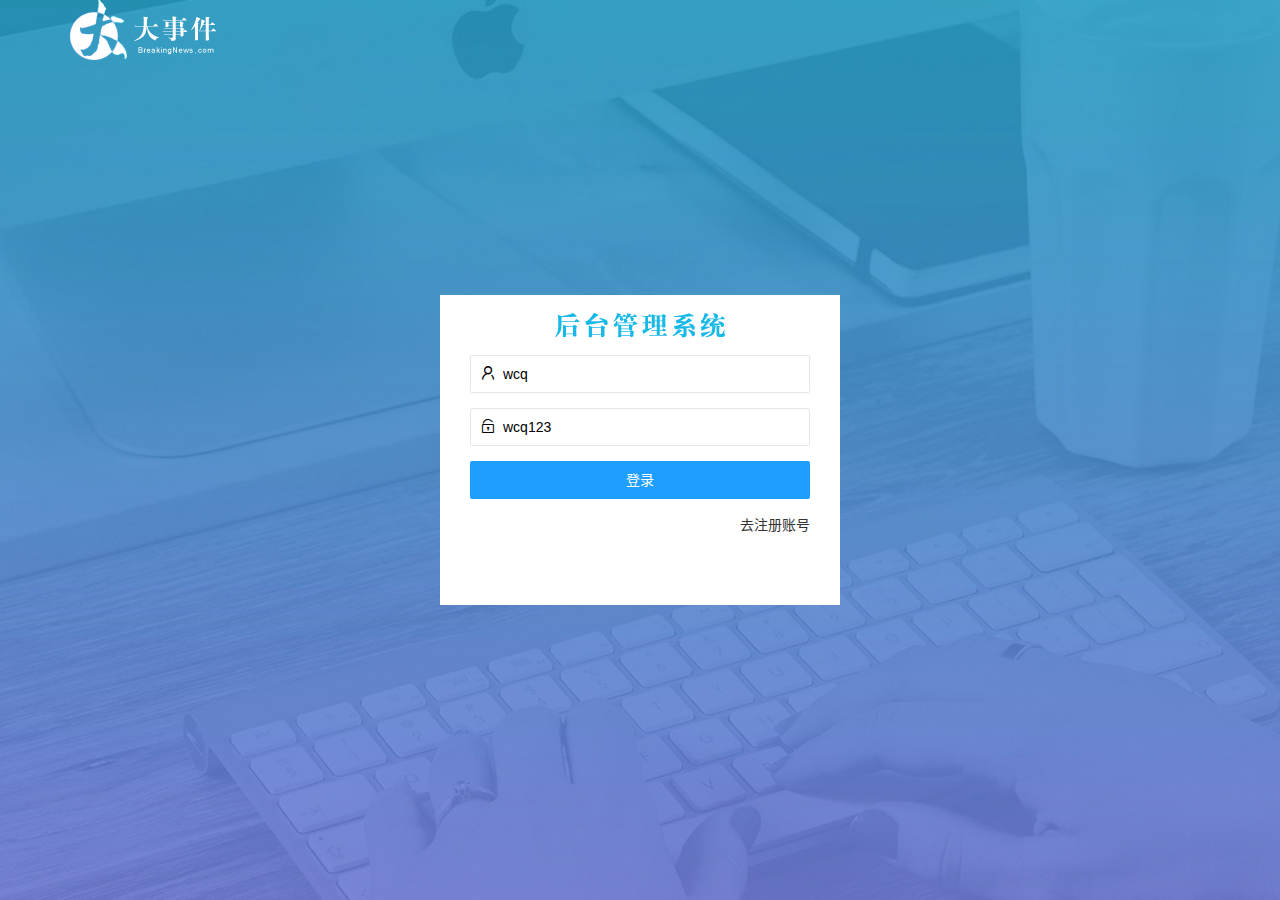
<file: login.html>
<!DOCTYPE html>
<html lang="zh-CN">

<head>
    <meta charset="UTF-8">
    <meta name="viewport" content="width=device-width, initial-scale=1.0">
    <title>大事件——登录/注册</title>
    <link rel="stylesheet" href="/assets/lib/layui/css/layui.css">
    <link rel="stylesheet" href="/assets/css/login.css">
</head>

<body>
    <!-- 顶部logo -->
    <div class="layui-main">
        <img src="/assets/images/logo.png" alt="">
    </div>
    <!-- 登录注册区 -->
    <div class="titleAndLogReg">
        <!-- 标题 -->
        <div class="title"></div>
        <!-- 登录 -->
        <div class="login">
            <!-- 登录表单 -->
            <form class="layui-form" id="form_login">
                <!-- 用户名 S-->
                <div class="layui-form-item">
                    <i class="layui-icon layui-icon-username"></i>
                    <input value="wcq" type="text" name="username" required lay-verify="required" placeholder="请输入用户名" autocomplete="off" class="layui-input">
                </div>
                <!-- 密码 -->
                <div class="layui-form-item">
                    <i class="layui-icon layui-icon-password"></i>
                    <input value="wcq123" type="text" name="password" required lay-verify="required|pwd" placeholder="请输入密码" autocomplete="off" class="layui-input">
                </div>
                <!-- 按钮 -->
                <div class="layui-form-item">
                    <!-- type 要么不写 要么设置为submit 可以提交表单 -->
                    <!-- lay-submit是一个属性，必须写，未来用这个属性校验 -->
                    <button class="layui-btn layui-btn-fluid layui-btn layui-btn-normal" lay-submit>登录</button>
                </div>
                <!-- 链接 -->
                <div class="layui-form-item links">
                    <a href="javascript:;" id="link_reg">去注册账号</a>
                </div>
            </form>
        </div>
        <!-- 注册 -->
        <div class="reg">
            <form class="layui-form" id="form_reg">
                <!-- 用户名 S-->
                <div class="layui-form-item">
                    <i class="layui-icon layui-icon-username"></i>
                    <input type="text" name="username" required lay-verify="required" placeholder="请输入用户名" autocomplete="off" class="layui-input">
                </div>
                <!-- 密码 -->
                <div class="layui-form-item">
                    <i class="layui-icon layui-icon-password"></i>
                    <input type="text" name="password" required lay-verify="required|pwd" placeholder="请输入密码" autocomplete="off" class="layui-input">
                </div>
                <div class="layui-form-item">
                    <i class="layui-icon layui-icon-password"></i>
                    <input type="text" name="repassword" required lay-verify="required|pwd|repwd" placeholder="请确认密码" autocomplete="off" class="layui-input">
                </div>
                <!-- 按钮 -->
                <div class="layui-form-item">
                    <!-- type 要么不写 要么设置为submit 可以提交表单 -->
                    <!-- lay-submit是一个属性，必须写，未来用这个属性校验 -->
                    <button class="layui-btn layui-btn-fluid layui-btn layui-btn-normal" lay-submit>注册</button>
                </div>
                <!-- 链接 -->
                <div class="layui-form-item links">
                    <a href="javascript:;" id="link_login">去登陆</a>
                </div>
            </form>

        </div>
    </div>

</body>
<script src="/assets/lib/layui/layui.all.js"></script>
<script src="/assets/lib/jquery.js"></script>
<script src="/assets/js/baseAPI.js"></script>
<script src="/assets/js/login.js"></script>

</html>
</file>
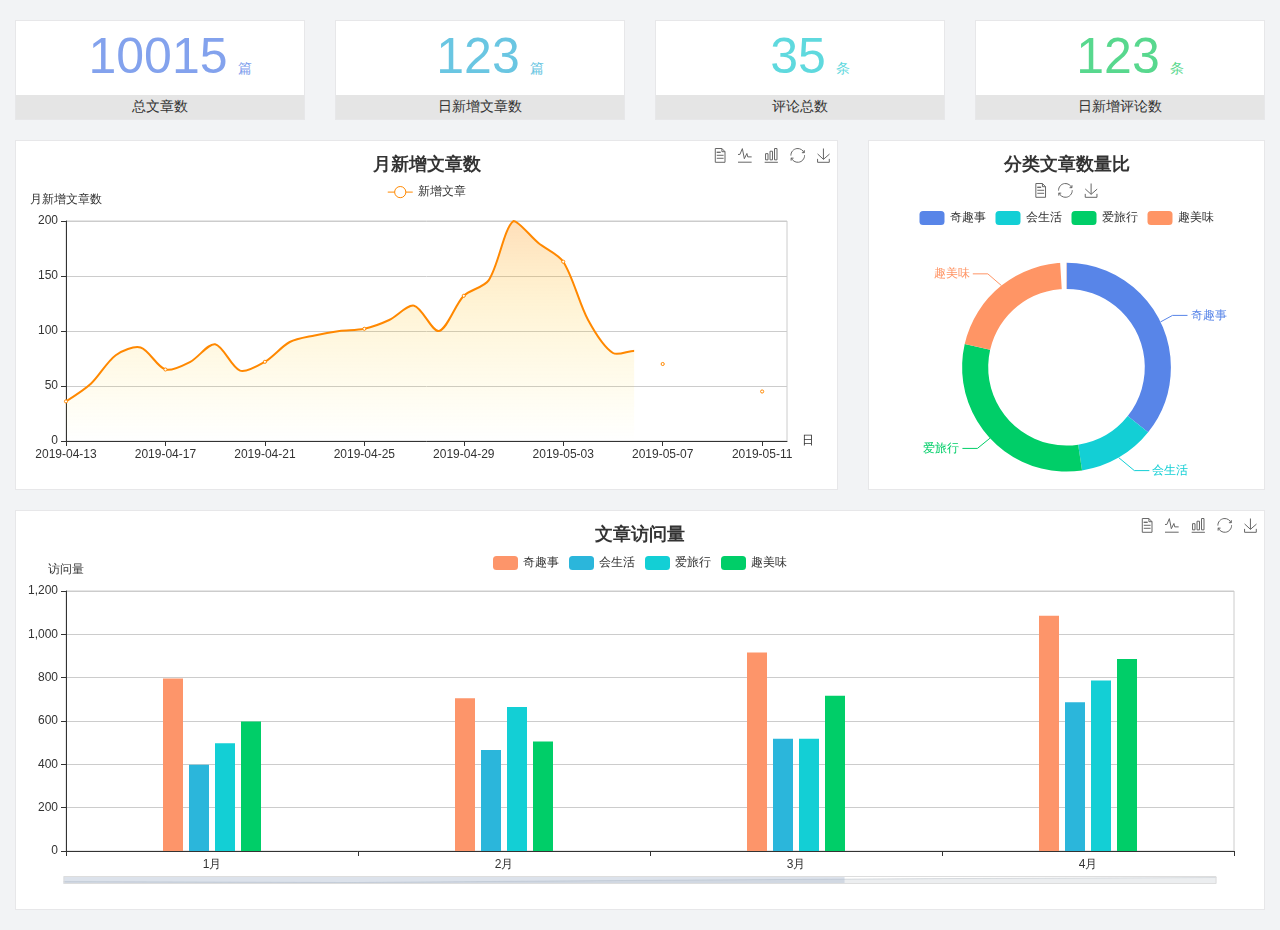
<file: home/dashboard.html>
<!DOCTYPE html>
<html lang="en">

<head>
  <meta charset="UTF-8">
  <meta name="viewport" content="width=device-width, initial-scale=1.0">
  <meta http-equiv="X-UA-Compatible" content="ie=edge">
  <title>图表统计</title>
  <link rel="stylesheet" href="../assets/lib/bootstrap.css" />
  <link rel="stylesheet" href="../assets/lib/main.css" />
  <script src="../assets/lib/jquery.js"></script>
  <script type="text/javascript" src="../assets/lib/echarts.min.js"></script>
</head>

<body>
  <div class="container-fluid">
    <div class="row spannel_list">
      <div class="col-sm-3 col-xs-6">
        <div class="spannel">
          <em>10015</em><span>篇</span>
          <b>总文章数</b>
        </div>
      </div>
      <div class="col-sm-3 col-xs-6">
        <div class="spannel scolor01">
          <em>123</em><span>篇</span>
          <b>日新增文章数</b>
        </div>
      </div>
      <div class="col-sm-3 col-xs-6">
        <div class="spannel scolor02">
          <em>35</em><span>条</span>
          <b>评论总数</b>
        </div>
      </div>
      <div class="col-sm-3 col-xs-6">
        <div class="spannel scolor03">
          <em>123</em><span>条</span>
          <b>日新增评论数</b>
        </div>
      </div>
    </div>
  </div>

  <div class="container-fluid">
    <div class="row curve-pie">
      <div class="col-lg-8 col-md-8">
        <div class="gragh_pannel" id="curve_show"></div>
      </div>
      <div class="col-lg-4 col-md-4">
        <div class="gragh_pannel" id="pie_show"></div>
      </div>
    </div>
  </div>

  <div class="container-fluid">
    <div class="column_pannel" id="column_show"></div>
  </div>

  <script>
    var oChart = echarts.init(document.getElementById('curve_show'));
    var aList_all = [
      { 'count': 36, 'date': '2019-04-13' },
      { 'count': 52, 'date': '2019-04-14' },
      { 'count': 78, 'date': '2019-04-15' },
      { 'count': 85, 'date': '2019-04-16' },
      { 'count': 65, 'date': '2019-04-17' },
      { 'count': 72, 'date': '2019-04-18' },
      { 'count': 88, 'date': '2019-04-19' },
      { 'count': 64, 'date': '2019-04-20' },
      { 'count': 72, 'date': '2019-04-21' },
      { 'count': 90, 'date': '2019-04-22' },
      { 'count': 96, 'date': '2019-04-23' },
      { 'count': 100, 'date': '2019-04-24' },
      { 'count': 102, 'date': '2019-04-25' },
      { 'count': 110, 'date': '2019-04-26' },
      { 'count': 123, 'date': '2019-04-27' },
      { 'count': 100, 'date': '2019-04-28' },
      { 'count': 132, 'date': '2019-04-29' },
      { 'count': 146, 'date': '2019-04-30' },
      { 'count': 200, 'date': '2019-05-01' },
      { 'count': 180, 'date': '2019-05-02' },
      { 'count': 163, 'date': '2019-05-03' },
      { 'count': 110, 'date': '2019-05-04' },
      { 'count': 80, 'date': '2019-05-05' },
      { 'count': 82, 'date': '2019-05-06' },
      { 'count': 70, 'date': '2019-05-07' },
      { 'count': 65, 'date': '2019-05-08' },
      { 'count': 54, 'date': '2019-05-09' },
      { 'count': 40, 'date': '2019-05-10' },
      { 'count': 45, 'date': '2019-05-11' },
      { 'count': 38, 'date': '2019-05-12' },
    ];

    let aCount = [];
    let aDate = [];

    for (var i = 0; i < aList_all.length; i++) {
      aCount.push(aList_all[i].count);
      aDate.push(aList_all[i].date);
    }

    var chartopt = {
      title: {
        text: '月新增文章数',
        left: 'center',
        top: '10'
      },
      tooltip: {
        trigger: 'axis'
      },
      legend: {
        data: ['新增文章'],
        top: '40'
      },
      toolbox: {
        show: true,
        feature: {
          mark: { show: true },
          dataView: { show: true, readOnly: false },
          magicType: { show: true, type: ['line', 'bar'] },
          restore: { show: true },
          saveAsImage: { show: true }
        }
      },
      calculable: true,
      xAxis: [
        {
          name: '日',
          type: 'category',
          boundaryGap: false,
          data: aDate
        }
      ],
      yAxis: [
        {
          name: '月新增文章数',
          type: 'value'
        }
      ],
      series: [
        {
          name: '新增文章',
          type: 'line',
          smooth: true,
          itemStyle: { normal: { areaStyle: { type: 'default' }, color: '#f80' }, lineStyle: { color: '#f80' } },
          data: aCount
        }],
      areaStyle: {
        normal: {
          color: new echarts.graphic.LinearGradient(0, 0, 0, 1, [{
            offset: 0,
            color: 'rgba(255,136,0,0.39)'
          }, {
            offset: .34,
            color: 'rgba(255,180,0,0.25)'
          }, {
            offset: 1,
            color: 'rgba(255,222,0,0.00)'
          }])

        }
      },
      grid: {
        show: true,
        x: 50,
        x2: 50,
        y: 80,
        height: 220
      }
    };

    oChart.setOption(chartopt);


    var oPie = echarts.init(document.getElementById('pie_show'));
    var oPieopt =
    {
      title: {
        top: 10,
        text: '分类文章数量比',
        x: 'center'
      },
      tooltip: {
        trigger: 'item',
        formatter: "{a} <br/>{b} : {c} ({d}%)"
      },
      color: ['#5885e8', '#13cfd5', '#00ce68', '#ff9565'],
      legend: {
        x: 'center',
        top: 65,
        data: ['奇趣事', '会生活', '爱旅行', '趣美味']
      },
      toolbox: {
        show: true,
        x: 'center',
        top: 35,
        feature: {
          mark: { show: true },
          dataView: { show: true, readOnly: false },
          magicType: {
            show: true,
            type: ['pie', 'funnel'],
            option: {
              funnel: {
                x: '25%',
                width: '50%',
                funnelAlign: 'left',
                max: 1548
              }
            }
          },
          restore: { show: true },
          saveAsImage: { show: true }
        }
      },
      calculable: true,
      series: [
        {
          name: '访问来源',
          type: 'pie',
          radius: ['45%', '60%'],
          center: ['50%', '65%'],
          data: [
            { value: 300, name: '奇趣事' },
            { value: 100, name: '会生活' },
            { value: 260, name: '爱旅行' },
            { value: 180, name: '趣美味' }
          ]
        }
      ]
    };
    oPie.setOption(oPieopt);



    var oColumn = this.echarts.init(document.getElementById('column_show'));
    var oColumnopt =
    {
      title: {
        text: '文章访问量',
        left: 'center',
        top: '10'
      },
      tooltip: {
        trigger: 'axis'
      },
      legend: {
        data: ['奇趣事', '会生活', '爱旅行', '趣美味'],
        top: '40'
      },
      toolbox: {
        show: true,
        feature: {
          mark: { show: true },
          dataView: { show: true, readOnly: false },
          magicType: { show: true, type: ['line', 'bar'] },
          restore: { show: true },
          saveAsImage: { show: true }
        }
      },
      calculable: true,
      xAxis: [
        {
          type: 'category',
          data: ['1月', '2月', '3月', '4月', '5月']
        }
      ],
      yAxis: [
        {
          name: '访问量',
          type: 'value'
        }
      ],
      series: [
        {
          name: '奇趣事',
          type: 'bar',
          barWidth: 20,
          itemStyle: {
            normal: { areaStyle: { type: 'default' }, color: '#fd956a' }
          },
          data: [800, 708, 920, 1090, 1200]
        },
        {
          name: '会生活',
          type: 'bar',
          barWidth: 20,
          itemStyle: {
            normal: { areaStyle: { type: 'default' }, color: '#2bb6db' }
          },
          data: [400, 468, 520, 690, 800]
        },
        {
          name: '爱旅行',
          type: 'bar',
          barWidth: 20,
          itemStyle: {
            normal: { areaStyle: { type: 'default' }, color: '#13cfd5' }
          },
          data: [500, 668, 520, 790, 900]
        },
        {
          name: '趣美味',
          type: 'bar',
          barWidth: 20,
          itemStyle: {
            normal: { areaStyle: { type: 'default' }, color: '#00ce68' }
          },
          data: [600, 508, 720, 890, 1000]
        }
      ],
      grid: {
        show: true,
        x: 50,
        x2: 30,
        y: 80,
        height: 260
      },
      dataZoom: [//给x轴设置滚动条
        {
          start: 0,//默认为0
          end: 100 - 1000 / 31,//默认为100
          type: 'slider',
          show: true,
          xAxisIndex: [0],
          handleSize: 0,//滑动条的 左右2个滑动条的大小
          height: 8,//组件高度
          left: 45, //左边的距离
          right: 50,//右边的距离
          bottom: 26,//右边的距离
          handleColor: '#ddd',//h滑动图标的颜色
          handleStyle: {
            borderColor: "#cacaca",
            borderWidth: "1",
            shadowBlur: 2,
            background: "#ddd",
            shadowColor: "#ddd",
          }
        }]
    };
    oColumn.setOption(oColumnopt);
  </script>
</body>

</html>
</file>
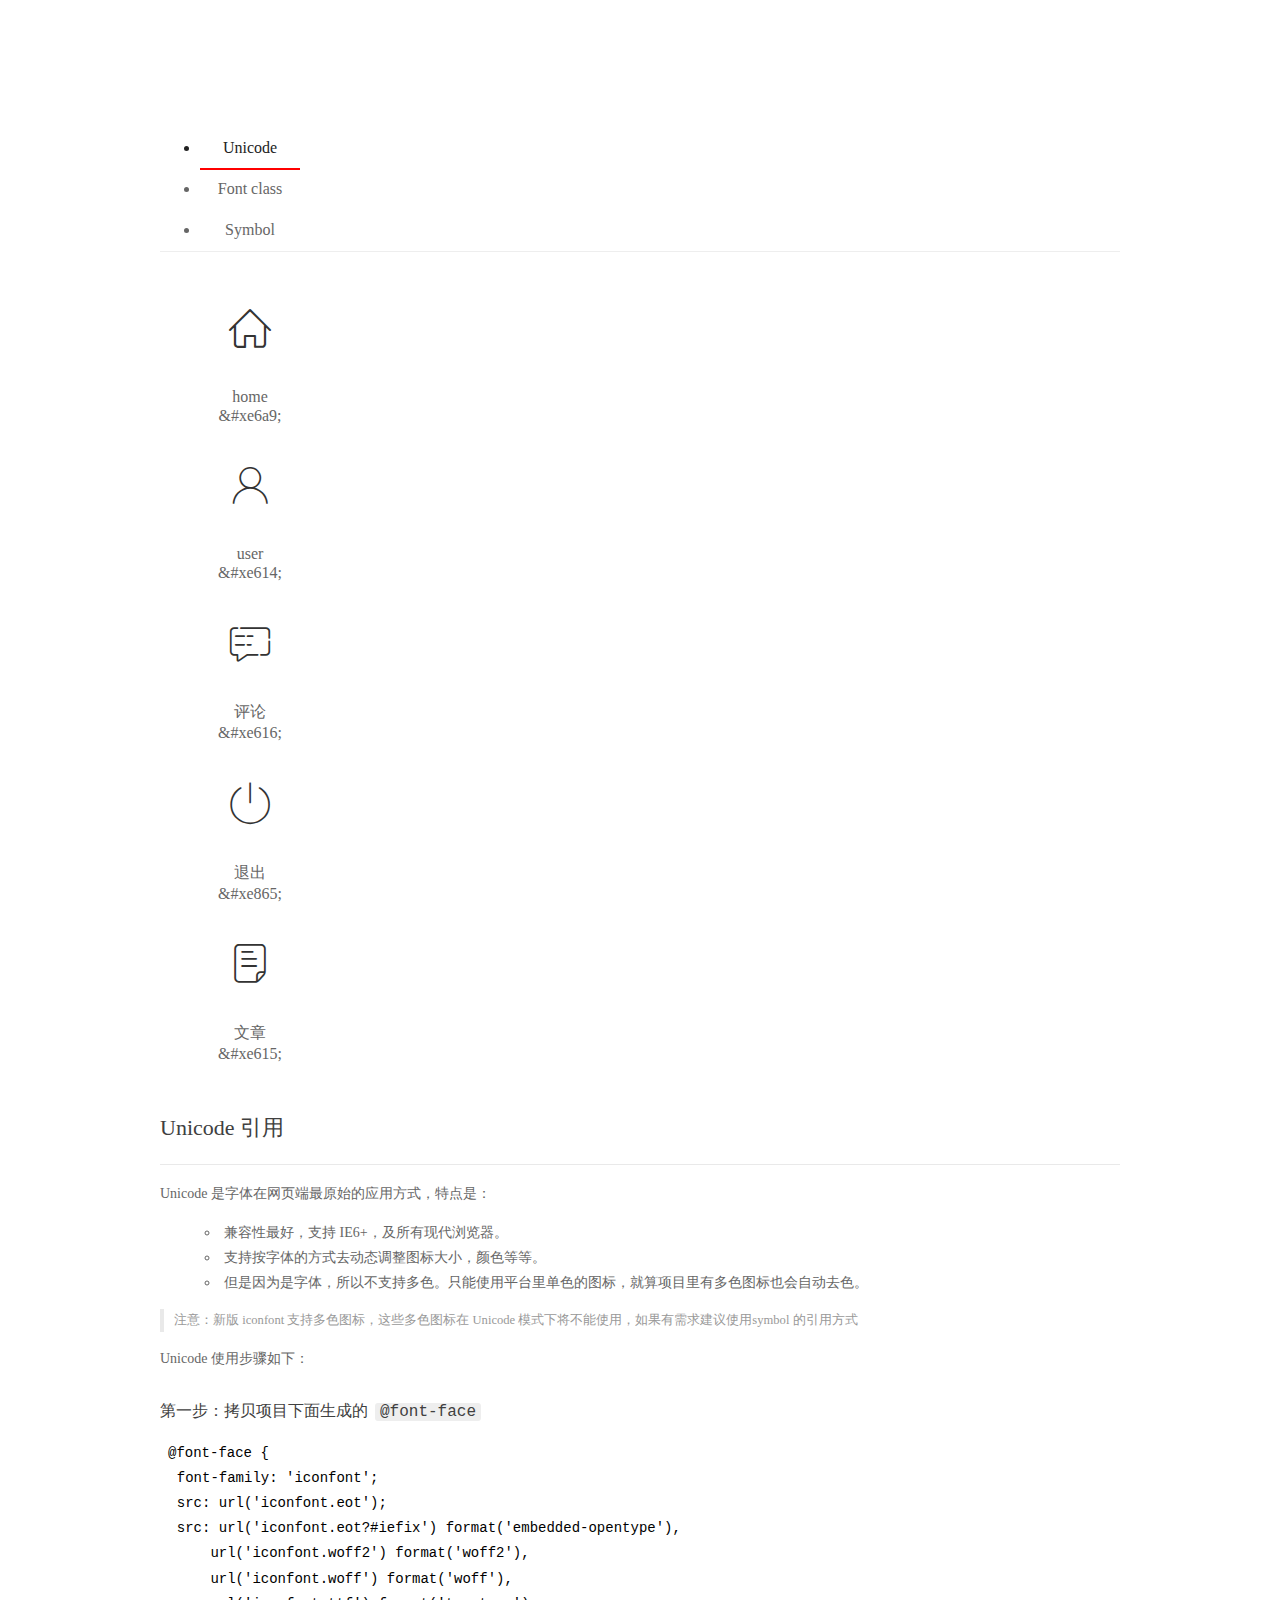
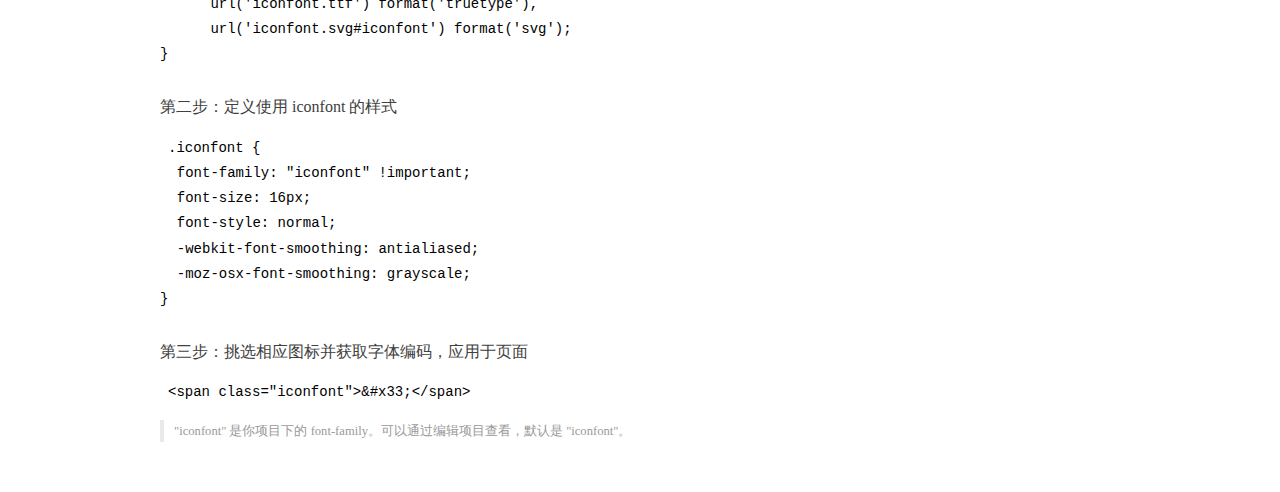
<file: assets/fonts/demo_index.html>
<!DOCTYPE html>
<html>
<head>
  <meta charset="utf-8"/>
  <title>IconFont Demo</title>
  <link rel="shortcut icon" href="https://gtms04.alicdn.com/tps/i4/TB1_oz6GVXXXXaFXpXXJDFnIXXX-64-64.ico" type="image/x-icon"/>
  <link rel="stylesheet" href="https://g.alicdn.com/thx/cube/1.3.2/cube.min.css">
  <link rel="stylesheet" href="demo.css">
  <link rel="stylesheet" href="iconfont.css">
  <script src="iconfont.js"></script>
  <!-- jQuery -->
  <script src="https://a1.alicdn.com/oss/uploads/2018/12/26/7bfddb60-08e8-11e9-9b04-53e73bb6408b.js"></script>
  <!-- 代码高亮 -->
  <script src="https://a1.alicdn.com/oss/uploads/2018/12/26/a3f714d0-08e6-11e9-8a15-ebf944d7534c.js"></script>
</head>
<body>
  <div class="main">
    <h1 class="logo"><a href="https://www.iconfont.cn/" title="iconfont 首页" target="_blank">&#xe86b;</a></h1>
    <div class="nav-tabs">
      <ul id="tabs" class="dib-box">
        <li class="dib active"><span>Unicode</span></li>
        <li class="dib"><span>Font class</span></li>
        <li class="dib"><span>Symbol</span></li>
      </ul>
      
    </div>
    <div class="tab-container">
      <div class="content unicode" style="display: block;">
          <ul class="icon_lists dib-box">
          
            <li class="dib">
              <span class="icon iconfont">&#xe6a9;</span>
                <div class="name">home</div>
                <div class="code-name">&amp;#xe6a9;</div>
              </li>
          
            <li class="dib">
              <span class="icon iconfont">&#xe614;</span>
                <div class="name">user</div>
                <div class="code-name">&amp;#xe614;</div>
              </li>
          
            <li class="dib">
              <span class="icon iconfont">&#xe616;</span>
                <div class="name">评论</div>
                <div class="code-name">&amp;#xe616;</div>
              </li>
          
            <li class="dib">
              <span class="icon iconfont">&#xe865;</span>
                <div class="name">退出</div>
                <div class="code-name">&amp;#xe865;</div>
              </li>
          
            <li class="dib">
              <span class="icon iconfont">&#xe615;</span>
                <div class="name">文章</div>
                <div class="code-name">&amp;#xe615;</div>
              </li>
          
          </ul>
          <div class="article markdown">
          <h2 id="unicode-">Unicode 引用</h2>
          <hr>

          <p>Unicode 是字体在网页端最原始的应用方式，特点是：</p>
          <ul>
            <li>兼容性最好，支持 IE6+，及所有现代浏览器。</li>
            <li>支持按字体的方式去动态调整图标大小，颜色等等。</li>
            <li>但是因为是字体，所以不支持多色。只能使用平台里单色的图标，就算项目里有多色图标也会自动去色。</li>
          </ul>
          <blockquote>
            <p>注意：新版 iconfont 支持多色图标，这些多色图标在 Unicode 模式下将不能使用，如果有需求建议使用symbol 的引用方式</p>
          </blockquote>
          <p>Unicode 使用步骤如下：</p>
          <h3 id="-font-face">第一步：拷贝项目下面生成的 <code>@font-face</code></h3>
<pre><code class="language-css"
>@font-face {
  font-family: 'iconfont';
  src: url('iconfont.eot');
  src: url('iconfont.eot?#iefix') format('embedded-opentype'),
      url('iconfont.woff2') format('woff2'),
      url('iconfont.woff') format('woff'),
      url('iconfont.ttf') format('truetype'),
      url('iconfont.svg#iconfont') format('svg');
}
</code></pre>
          <h3 id="-iconfont-">第二步：定义使用 iconfont 的样式</h3>
<pre><code class="language-css"
>.iconfont {
  font-family: "iconfont" !important;
  font-size: 16px;
  font-style: normal;
  -webkit-font-smoothing: antialiased;
  -moz-osx-font-smoothing: grayscale;
}
</code></pre>
          <h3 id="-">第三步：挑选相应图标并获取字体编码，应用于页面</h3>
<pre>
<code class="language-html"
>&lt;span class="iconfont"&gt;&amp;#x33;&lt;/span&gt;
</code></pre>
          <blockquote>
            <p>"iconfont" 是你项目下的 font-family。可以通过编辑项目查看，默认是 "iconfont"。</p>
          </blockquote>
          </div>
      </div>
      <div class="content font-class">
        <ul class="icon_lists dib-box">
          
          <li class="dib">
            <span class="icon iconfont icon-home"></span>
            <div class="name">
              home
            </div>
            <div class="code-name">.icon-home
            </div>
          </li>
          
          <li class="dib">
            <span class="icon iconfont icon-user"></span>
            <div class="name">
              user
            </div>
            <div class="code-name">.icon-user
            </div>
          </li>
          
          <li class="dib">
            <span class="icon iconfont icon-pinglun"></span>
            <div class="name">
              评论
            </div>
            <div class="code-name">.icon-pinglun
            </div>
          </li>
          
          <li class="dib">
            <span class="icon iconfont icon-tuichu"></span>
            <div class="name">
              退出
            </div>
            <div class="code-name">.icon-tuichu
            </div>
          </li>
          
          <li class="dib">
            <span class="icon iconfont icon-16"></span>
            <div class="name">
              文章
            </div>
            <div class="code-name">.icon-16
            </div>
          </li>
          
        </ul>
        <div class="article markdown">
        <h2 id="font-class-">font-class 引用</h2>
        <hr>

        <p>font-class 是 Unicode 使用方式的一种变种，主要是解决 Unicode 书写不直观，语意不明确的问题。</p>
        <p>与 Unicode 使用方式相比，具有如下特点：</p>
        <ul>
          <li>兼容性良好，支持 IE8+，及所有现代浏览器。</li>
          <li>相比于 Unicode 语意明确，书写更直观。可以很容易分辨这个 icon 是什么。</li>
          <li>因为使用 class 来定义图标，所以当要替换图标时，只需要修改 class 里面的 Unicode 引用。</li>
          <li>不过因为本质上还是使用的字体，所以多色图标还是不支持的。</li>
        </ul>
        <p>使用步骤如下：</p>
        <h3 id="-fontclass-">第一步：引入项目下面生成的 fontclass 代码：</h3>
<pre><code class="language-html">&lt;link rel="stylesheet" href="./iconfont.css"&gt;
</code></pre>
        <h3 id="-">第二步：挑选相应图标并获取类名，应用于页面：</h3>
<pre><code class="language-html">&lt;span class="iconfont icon-xxx"&gt;&lt;/span&gt;
</code></pre>
        <blockquote>
          <p>"
            iconfont" 是你项目下的 font-family。可以通过编辑项目查看，默认是 "iconfont"。</p>
        </blockquote>
      </div>
      </div>
      <div class="content symbol">
          <ul class="icon_lists dib-box">
          
            <li class="dib">
                <svg class="icon svg-icon" aria-hidden="true">
                  <use xlink:href="#icon-home"></use>
                </svg>
                <div class="name">home</div>
                <div class="code-name">#icon-home</div>
            </li>
          
            <li class="dib">
                <svg class="icon svg-icon" aria-hidden="true">
                  <use xlink:href="#icon-user"></use>
                </svg>
                <div class="name">user</div>
                <div class="code-name">#icon-user</div>
            </li>
          
            <li class="dib">
                <svg class="icon svg-icon" aria-hidden="true">
                  <use xlink:href="#icon-pinglun"></use>
                </svg>
                <div class="name">评论</div>
                <div class="code-name">#icon-pinglun</div>
            </li>
          
            <li class="dib">
                <svg class="icon svg-icon" aria-hidden="true">
                  <use xlink:href="#icon-tuichu"></use>
                </svg>
                <div class="name">退出</div>
                <div class="code-name">#icon-tuichu</div>
            </li>
          
            <li class="dib">
                <svg class="icon svg-icon" aria-hidden="true">
                  <use xlink:href="#icon-16"></use>
                </svg>
                <div class="name">文章</div>
                <div class="code-name">#icon-16</div>
            </li>
          
          </ul>
          <div class="article markdown">
          <h2 id="symbol-">Symbol 引用</h2>
          <hr>

          <p>这是一种全新的使用方式，应该说这才是未来的主流，也是平台目前推荐的用法。相关介绍可以参考这篇<a href="">文章</a>
            这种用法其实是做了一个 SVG 的集合，与另外两种相比具有如下特点：</p>
          <ul>
            <li>支持多色图标了，不再受单色限制。</li>
            <li>通过一些技巧，支持像字体那样，通过 <code>font-size</code>, <code>color</code> 来调整样式。</li>
            <li>兼容性较差，支持 IE9+，及现代浏览器。</li>
            <li>浏览器渲染 SVG 的性能一般，还不如 png。</li>
          </ul>
          <p>使用步骤如下：</p>
          <h3 id="-symbol-">第一步：引入项目下面生成的 symbol 代码：</h3>
<pre><code class="language-html">&lt;script src="./iconfont.js"&gt;&lt;/script&gt;
</code></pre>
          <h3 id="-css-">第二步：加入通用 CSS 代码（引入一次就行）：</h3>
<pre><code class="language-html">&lt;style&gt;
.icon {
  width: 1em;
  height: 1em;
  vertical-align: -0.15em;
  fill: currentColor;
  overflow: hidden;
}
&lt;/style&gt;
</code></pre>
          <h3 id="-">第三步：挑选相应图标并获取类名，应用于页面：</h3>
<pre><code class="language-html">&lt;svg class="icon" aria-hidden="true"&gt;
  &lt;use xlink:href="#icon-xxx"&gt;&lt;/use&gt;
&lt;/svg&gt;
</code></pre>
          </div>
      </div>

    </div>
  </div>
  <script>
  $(document).ready(function () {
      $('.tab-container .content:first').show()

      $('#tabs li').click(function (e) {
        var tabContent = $('.tab-container .content')
        var index = $(this).index()

        if ($(this).hasClass('active')) {
          return
        } else {
          $('#tabs li').removeClass('active')
          $(this).addClass('active')

          tabContent.hide().eq(index).fadeIn()
        }
      })
    })
  </script>
</body>
</html>
</file>
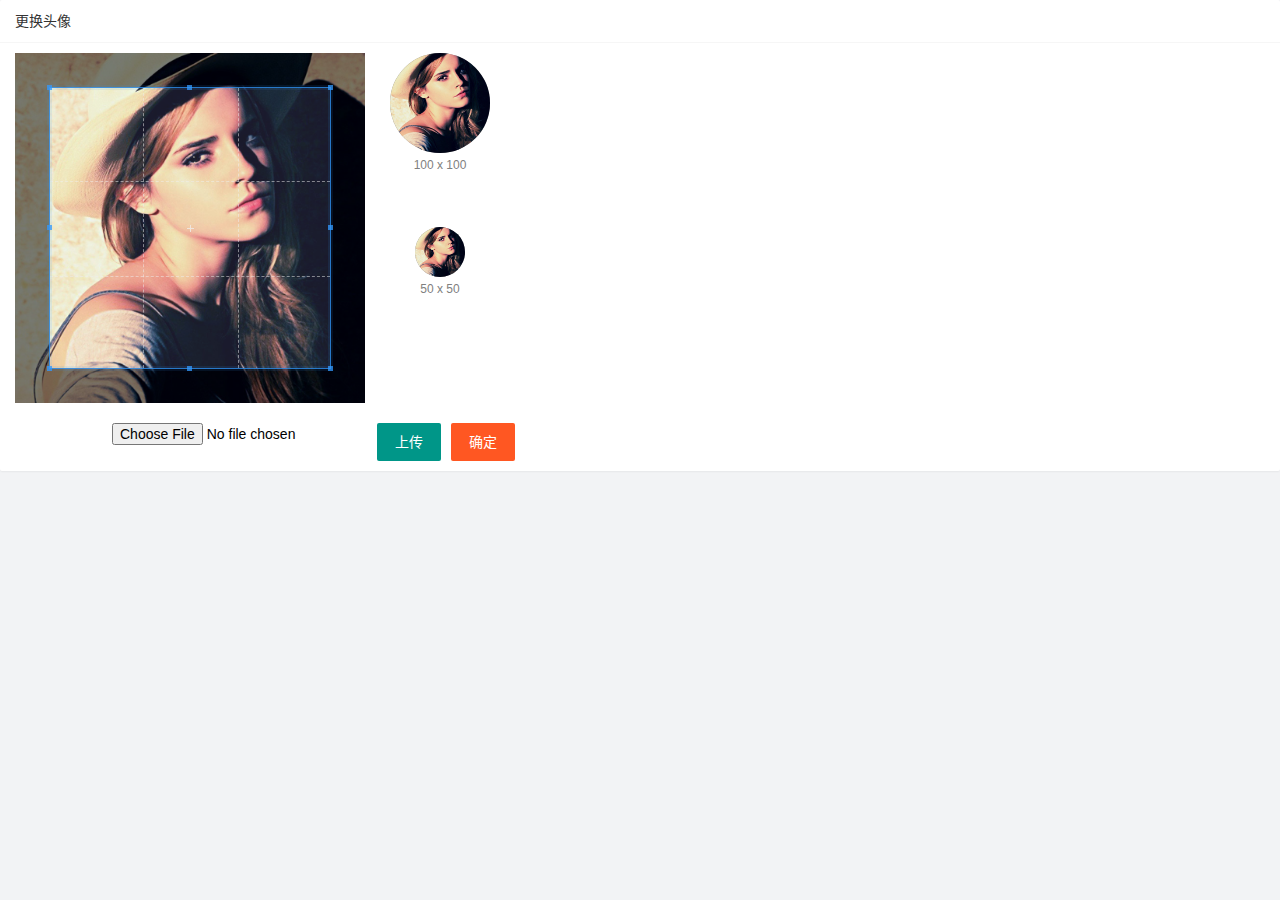
<file: home/user/user_avatar.html>
<!DOCTYPE html>
<html lang="zh-CN">

<head>
    <meta charset="UTF-8">
    <meta name="viewport" content="width=device-width, initial-scale=1.0">
    <title>Document</title>
    <!-- 引入cropper样式 -->
    <link rel="stylesheet" href="/assets/lib/cropper/cropper.css">
    <!-- layui.all.css样式 -->
    <link rel="stylesheet" href="/assets/lib/layui/css/layui.css">
    <link rel="stylesheet" href="/assets/css/user/user_avatar.css">
</head>

<body>
    <!-- 面板区域 -->
    <div class="layui-card">
        <div class="layui-card-header">更换头像</div>
        <div class="layui-card-body">
            <!-- 第一行的图片裁剪和预览区域 -->
            <div class="row1">
                <!-- 图片裁剪区域 -->
                <div class="cropper-box">
                    <!-- 这个 img 标签很重要，将来会把它初始化为裁剪区域 -->
                    <img id="image" src="/assets/images/sample.jpg" />
                </div>
                <!-- 图片的预览区域 -->
                <div class="preview-box">
                    <div>
                        <!-- 宽高为 100px 的预览区域 -->
                        <div class="img-preview w100"></div>
                        <p class="size">100 x 100</p>
                    </div>
                    <div>
                        <!-- 宽高为 50px 的预览区域 -->
                        <div class="img-preview w50"></div>
                        <p class="size">50 x 50</p>
                    </div>
                </div>
            </div>

            <!-- 第二行的按钮区域 -->
            <div class="row2">
                <!-- accept属性，可以指定，允许用户选择什么类型的文件 -->
                <input id="file" type="file" accept="">
                <button id="btnChooseImg" type="button" class="layui-btn">上传</button>
                <button id="btnUpload" type="button" class="layui-btn layui-btn-danger">确定</button>
            </div>
        </div>
    </div>
    <!-- 引入layui.all.js -->
    <script src="/assets/lib/layui/layui.all.js"></script>
    <!-- 引入jQuery -->
    <script src="/assets/lib/jquery.js"></script>
    <script src="/assets/lib/cropper/Cropper.js"></script>
    <script src="/assets/lib/cropper/jquery-cropper.js"></script>
    <!-- 引入baseAPI -->
    <script src="/assets/js/baseAPI.js"></script>
    <!-- 引入自己js  -->
    <script src="/assets/js/user/user_avatar.js"></script>
</body>


</html>
</file>
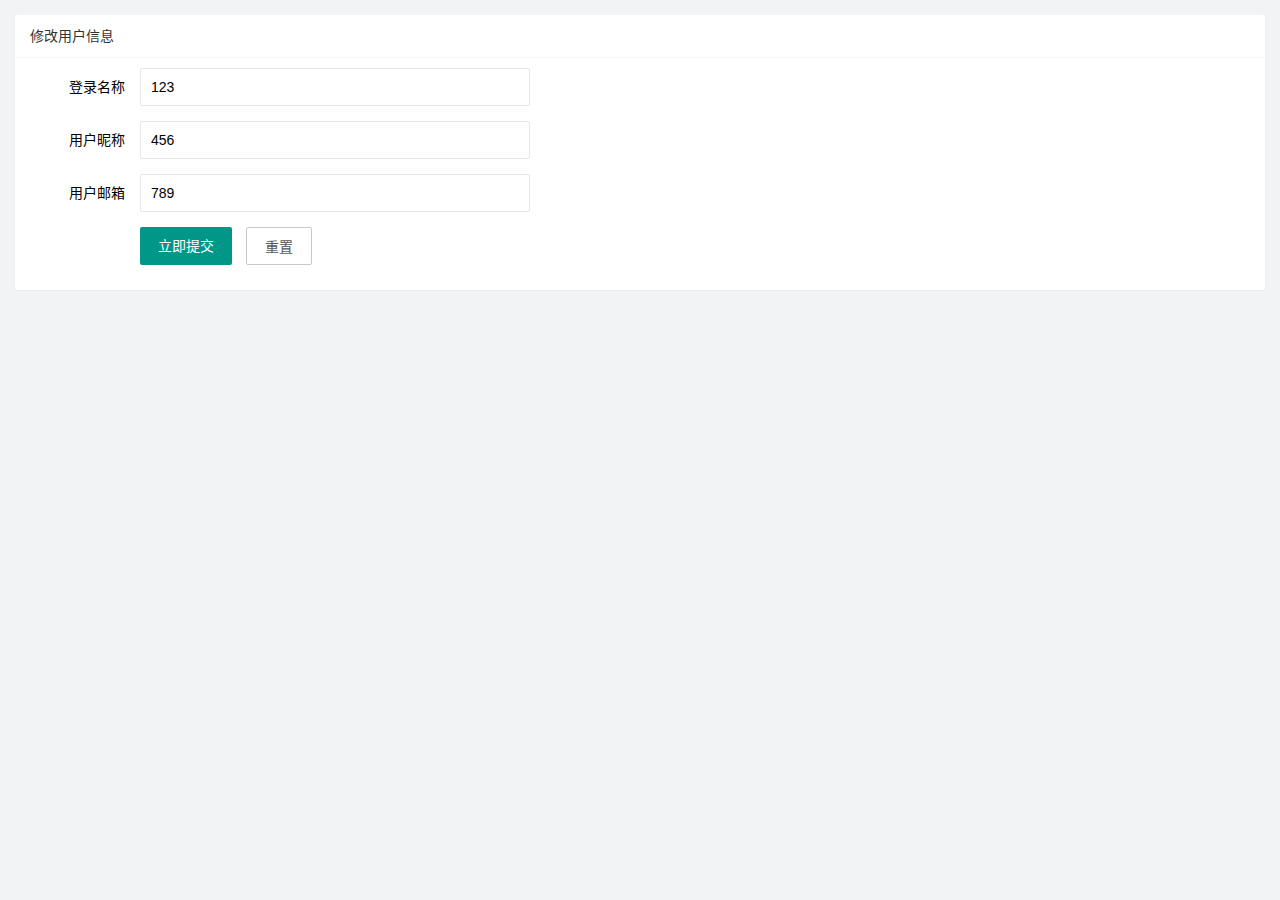
<file: home/user/user_info.html>
<!DOCTYPE html>
<html lang="zh-CN">

<head>
    <meta charset="UTF-8">
    <meta name="viewport" content="width=device-width, initial-scale=1.0">
    <title>Document</title>
    <!-- 先引入layui.css -->
    <link rel="stylesheet" href="/assets/lib/layui/css/layui.css">
    <!-- 引入自己的样式 -->
    <link rel="stylesheet" href="/assets/css/user/user_info.css">
</head>

<body>
    <!-- 个人信息面板 -->
    <div class="layui-card">
        <div class="layui-card-header">修改用户信息</div>
        <div class="layui-card-body">
            <!-- 表单区域 -->
            <form class="layui-form" lay-filter="formUserInfo">
                <!-- 第01行 这是隐藏域 id-->
                <input type="hidden" name="id">
                <!-- 第01行 登录名称 -->
                <div class="layui-form-item">
                    <label class="layui-form-label">登录名称</label>
                    <div class="layui-input-block">
                        <input type="text" name="username" required lay-verify="required" placeholder="请输入登录名称" autocomplete="off" class="layui-input" readonly value="123">
                    </div>
                </div>
                <!-- 第02行 昵称 -->
                <div class="layui-form-item">
                    <label class="layui-form-label">用户昵称</label>
                    <div class="layui-input-block">
                        <input type="text" name="nickname" required lay-verify="required|nickname" placeholder="请输入用户昵称" autocomplete="off" class="layui-input" value="456">
                    </div>
                </div>
                <!-- 第03行 邮箱 -->
                <div class="layui-form-item">
                    <label class="layui-form-label">用户邮箱</label>
                    <div class="layui-input-block">
                        <input type="text" name="email" required lay-verify="required|email" placeholder="请输入用户邮箱" autocomplete="off" class="layui-input" value="789">
                    </div>
                </div>
                <!-- 第04行 按钮 -->
                <div class="layui-form-item">
                    <div class="layui-input-block">
                        <button class="layui-btn" lay-submit lay-filter="formDemo">立即提交</button>
                        <button id="btnReset" type="reset" class="layui-btn layui-btn-primary">重置</button>
                    </div>
                </div>
            </form>
        </div>
    </div>
    <script src="/assets/lib/layui/layui.all.js"></script>
    <script src="/assets/lib/jquery.js"></script>
    <script src="/assets/js/baseAPI.js"></script>
    <script src="/assets/js/user/user_info.js"></script>
</body>

</html>
</file>
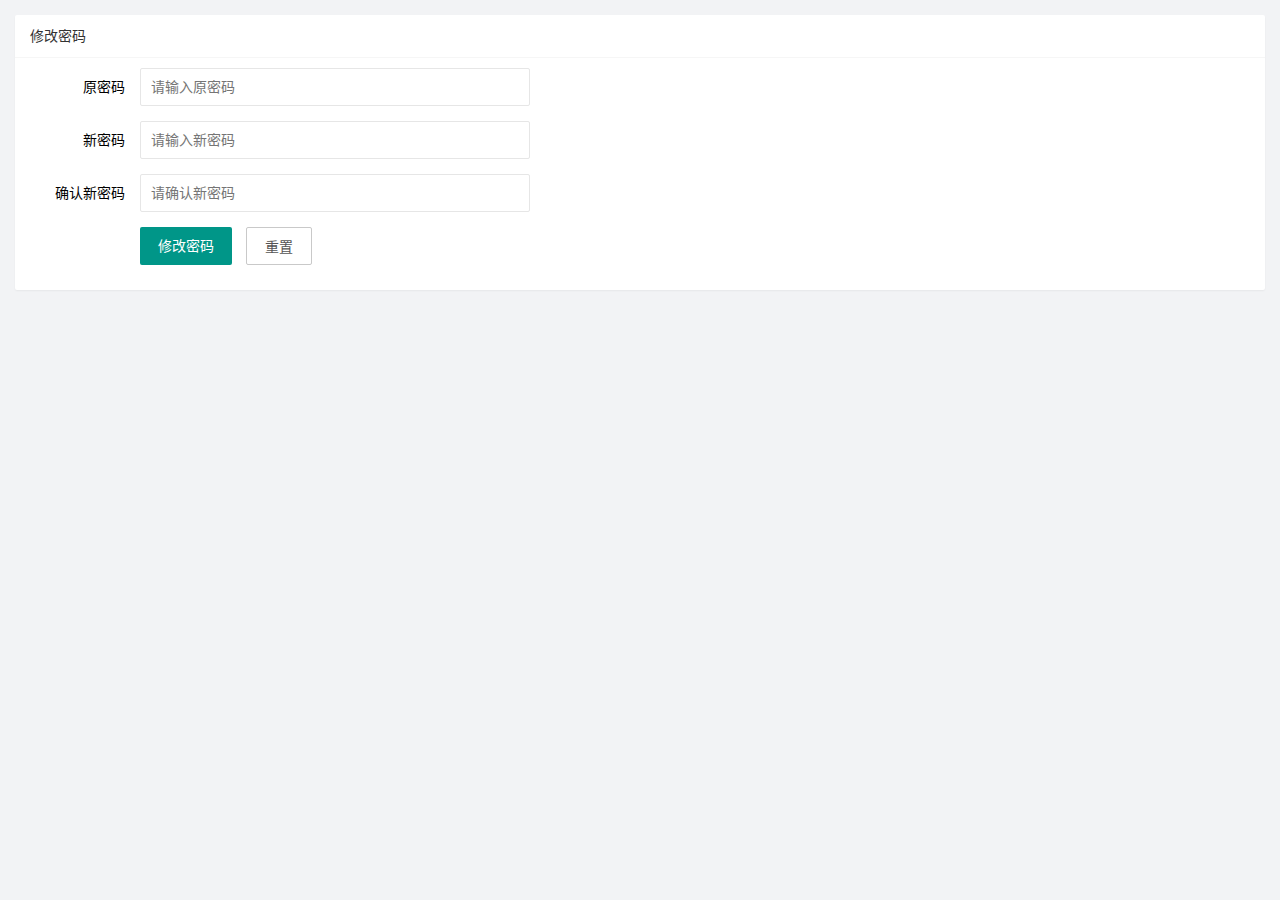
<file: home/user/user_pwd.html>
<!DOCTYPE html>
<html lang="zh-CN">

<head>
    <meta charset="UTF-8">
    <meta name="viewport" content="width=device-width, initial-scale=1.0">
    <title>Document</title>
    <link rel="stylesheet" href="/assets/lib/layui/css/layui.css">
    <link rel="stylesheet" href="/assets/css/user/user_pwd.css">
</head>

<body>
    <!-- 卡片区域 -->
    <div class="layui-card">
        <div class="layui-card-header">修改密码</div>
        <div class="layui-card-body">
            <form class="layui-form" action="">
                <!-- 1.原始密码 -->
                <div class="layui-form-item">
                    <label class="layui-form-label">原密码</label>
                    <div class="layui-input-block">
                        <input type="text" name="oldPwd" required lay-verify="required|pwd" placeholder="请输入原密码" autocomplete="off" class="layui-input">
                    </div>
                </div>
                <!-- 2.新密码 -->
                <div class="layui-form-item">
                    <label class="layui-form-label">新密码</label>
                    <div class="layui-input-block">
                        <input type="text" name="newPwd" required lay-verify="required|pwd|newPwd" placeholder="请输入新密码" autocomplete="off" class="layui-input">
                    </div>
                </div>
                <!-- 3.确认新密码 -->
                <div class="layui-form-item">
                    <label class="layui-form-label">确认新密码</label>
                    <div class="layui-input-block">
                        <input type="text" name="rePwd" required lay-verify="required|pwd|rePwd" placeholder="请确认新密码" autocomplete="off" class="layui-input">
                    </div>
                </div>
                <!-- 4.按钮 -->
                <div class="layui-form-item">
                    <div class="layui-input-block">
                        <button class="layui-btn" lay-submit lay-filter="formDemo">修改密码</button>
                        <button type="reset" class="layui-btn layui-btn-primary">重置</button>
                    </div>
                </div>
            </form>
        </div>
    </div>
    <script src="/assets/lib/layui/layui.all.js"></script>
    <script src="/assets/lib/jquery.js"></script>
    <script src="/assets/js/baseAPI.js"></script>
    <script src="/assets/js/user/user_pwd.js"></script>
</body>

</html>
</file>
<file: assets/lib/layui/css/layui.css>
/** layui-v2.5.5 MIT License By https://www.layui.com */
 .layui-inline,img{display:inline-block;vertical-align:middle}h1,h2,h3,h4,h5,h6{font-weight:400}.layui-edge,.layui-header,.layui-inline,.layui-main{position:relative}.layui-body,.layui-edge,.layui-elip{overflow:hidden}.layui-btn,.layui-edge,.layui-inline,img{vertical-align:middle}.layui-btn,.layui-disabled,.layui-icon,.layui-unselect{-moz-user-select:none;-webkit-user-select:none;-ms-user-select:none}.layui-elip,.layui-form-checkbox span,.layui-form-pane .layui-form-label{text-overflow:ellipsis;white-space:nowrap}.layui-breadcrumb,.layui-tree-btnGroup{visibility:hidden}blockquote,body,button,dd,div,dl,dt,form,h1,h2,h3,h4,h5,h6,input,li,ol,p,pre,td,textarea,th,ul{margin:0;padding:0;-webkit-tap-highlight-color:rgba(0,0,0,0)}a:active,a:hover{outline:0}img{border:none}li{list-style:none}table{border-collapse:collapse;border-spacing:0}h4,h5,h6{font-size:100%}button,input,optgroup,option,select,textarea{font-family:inherit;font-size:inherit;font-style:inherit;font-weight:inherit;outline:0}pre{white-space:pre-wrap;white-space:-moz-pre-wrap;white-space:-pre-wrap;white-space:-o-pre-wrap;word-wrap:break-word}body{line-height:24px;font:14px Helvetica Neue,Helvetica,PingFang SC,Tahoma,Arial,sans-serif}hr{height:1px;margin:10px 0;border:0;clear:both}a{color:#333;text-decoration:none}a:hover{color:#777}a cite{font-style:normal;*cursor:pointer}.layui-border-box,.layui-border-box *{box-sizing:border-box}.layui-box,.layui-box *{box-sizing:content-box}.layui-clear{clear:both;*zoom:1}.layui-clear:after{content:'\20';clear:both;*zoom:1;display:block;height:0}.layui-inline{*display:inline;*zoom:1}.layui-edge{display:inline-block;width:0;height:0;border-width:6px;border-style:dashed;border-color:transparent}.layui-edge-top{top:-4px;border-bottom-color:#999;border-bottom-style:solid}.layui-edge-right{border-left-color:#999;border-left-style:solid}.layui-edge-bottom{top:2px;border-top-color:#999;border-top-style:solid}.layui-edge-left{border-right-color:#999;border-right-style:solid}.layui-disabled,.layui-disabled:hover{color:#d2d2d2!important;cursor:not-allowed!important}.layui-circle{border-radius:100%}.layui-show{display:block!important}.layui-hide{display:none!important}@font-face{font-family:layui-icon;src:url(../font/iconfont.eot?v=250);src:url(../font/iconfont.eot?v=250#iefix) format('embedded-opentype'),url(../font/iconfont.woff2?v=250) format('woff2'),url(../font/iconfont.woff?v=250) format('woff'),url(../font/iconfont.ttf?v=250) format('truetype'),url(../font/iconfont.svg?v=250#layui-icon) format('svg')}.layui-icon{font-family:layui-icon!important;font-size:16px;font-style:normal;-webkit-font-smoothing:antialiased;-moz-osx-font-smoothing:grayscale}.layui-icon-reply-fill:before{content:"\e611"}.layui-icon-set-fill:before{content:"\e614"}.layui-icon-menu-fill:before{content:"\e60f"}.layui-icon-search:before{content:"\e615"}.layui-icon-share:before{content:"\e641"}.layui-icon-set-sm:before{content:"\e620"}.layui-icon-engine:before{content:"\e628"}.layui-icon-close:before{content:"\1006"}.layui-icon-close-fill:before{content:"\1007"}.layui-icon-chart-screen:before{content:"\e629"}.layui-icon-star:before{content:"\e600"}.layui-icon-circle-dot:before{content:"\e617"}.layui-icon-chat:before{content:"\e606"}.layui-icon-release:before{content:"\e609"}.layui-icon-list:before{content:"\e60a"}.layui-icon-chart:before{content:"\e62c"}.layui-icon-ok-circle:before{content:"\1005"}.layui-icon-layim-theme:before{content:"\e61b"}.layui-icon-table:before{content:"\e62d"}.layui-icon-right:before{content:"\e602"}.layui-icon-left:before{content:"\e603"}.layui-icon-cart-simple:before{content:"\e698"}.layui-icon-face-cry:before{content:"\e69c"}.layui-icon-face-smile:before{content:"\e6af"}.layui-icon-survey:before{content:"\e6b2"}.layui-icon-tree:before{content:"\e62e"}.layui-icon-upload-circle:before{content:"\e62f"}.layui-icon-add-circle:before{content:"\e61f"}.layui-icon-download-circle:before{content:"\e601"}.layui-icon-templeate-1:before{content:"\e630"}.layui-icon-util:before{content:"\e631"}.layui-icon-face-surprised:before{content:"\e664"}.layui-icon-edit:before{content:"\e642"}.layui-icon-speaker:before{content:"\e645"}.layui-icon-down:before{content:"\e61a"}.layui-icon-file:before{content:"\e621"}.layui-icon-layouts:before{content:"\e632"}.layui-icon-rate-half:before{content:"\e6c9"}.layui-icon-add-circle-fine:before{content:"\e608"}.layui-icon-prev-circle:before{content:"\e633"}.layui-icon-read:before{content:"\e705"}.layui-icon-404:before{content:"\e61c"}.layui-icon-carousel:before{content:"\e634"}.layui-icon-help:before{content:"\e607"}.layui-icon-code-circle:before{content:"\e635"}.layui-icon-water:before{content:"\e636"}.layui-icon-username:before{content:"\e66f"}.layui-icon-find-fill:before{content:"\e670"}.layui-icon-about:before{content:"\e60b"}.layui-icon-location:before{content:"\e715"}.layui-icon-up:before{content:"\e619"}.layui-icon-pause:before{content:"\e651"}.layui-icon-date:before{content:"\e637"}.layui-icon-layim-uploadfile:before{content:"\e61d"}.layui-icon-delete:before{content:"\e640"}.layui-icon-play:before{content:"\e652"}.layui-icon-top:before{content:"\e604"}.layui-icon-friends:before{content:"\e612"}.layui-icon-refresh-3:before{content:"\e9aa"}.layui-icon-ok:before{content:"\e605"}.layui-icon-layer:before{content:"\e638"}.layui-icon-face-smile-fine:before{content:"\e60c"}.layui-icon-dollar:before{content:"\e659"}.layui-icon-group:before{content:"\e613"}.layui-icon-layim-download:before{content:"\e61e"}.layui-icon-picture-fine:before{content:"\e60d"}.layui-icon-link:before{content:"\e64c"}.layui-icon-diamond:before{content:"\e735"}.layui-icon-log:before{content:"\e60e"}.layui-icon-rate-solid:before{content:"\e67a"}.layui-icon-fonts-del:before{content:"\e64f"}.layui-icon-unlink:before{content:"\e64d"}.layui-icon-fonts-clear:before{content:"\e639"}.layui-icon-triangle-r:before{content:"\e623"}.layui-icon-circle:before{content:"\e63f"}.layui-icon-radio:before{content:"\e643"}.layui-icon-align-center:before{content:"\e647"}.layui-icon-align-right:before{content:"\e648"}.layui-icon-align-left:before{content:"\e649"}.layui-icon-loading-1:before{content:"\e63e"}.layui-icon-return:before{content:"\e65c"}.layui-icon-fonts-strong:before{content:"\e62b"}.layui-icon-upload:before{content:"\e67c"}.layui-icon-dialogue:before{content:"\e63a"}.layui-icon-video:before{content:"\e6ed"}.layui-icon-headset:before{content:"\e6fc"}.layui-icon-cellphone-fine:before{content:"\e63b"}.layui-icon-add-1:before{content:"\e654"}.layui-icon-face-smile-b:before{content:"\e650"}.layui-icon-fonts-html:before{content:"\e64b"}.layui-icon-form:before{content:"\e63c"}.layui-icon-cart:before{content:"\e657"}.layui-icon-camera-fill:before{content:"\e65d"}.layui-icon-tabs:before{content:"\e62a"}.layui-icon-fonts-code:before{content:"\e64e"}.layui-icon-fire:before{content:"\e756"}.layui-icon-set:before{content:"\e716"}.layui-icon-fonts-u:before{content:"\e646"}.layui-icon-triangle-d:before{content:"\e625"}.layui-icon-tips:before{content:"\e702"}.layui-icon-picture:before{content:"\e64a"}.layui-icon-more-vertical:before{content:"\e671"}.layui-icon-flag:before{content:"\e66c"}.layui-icon-loading:before{content:"\e63d"}.layui-icon-fonts-i:before{content:"\e644"}.layui-icon-refresh-1:before{content:"\e666"}.layui-icon-rmb:before{content:"\e65e"}.layui-icon-home:before{content:"\e68e"}.layui-icon-user:before{content:"\e770"}.layui-icon-notice:before{content:"\e667"}.layui-icon-login-weibo:before{content:"\e675"}.layui-icon-voice:before{content:"\e688"}.layui-icon-upload-drag:before{content:"\e681"}.layui-icon-login-qq:before{content:"\e676"}.layui-icon-snowflake:before{content:"\e6b1"}.layui-icon-file-b:before{content:"\e655"}.layui-icon-template:before{content:"\e663"}.layui-icon-auz:before{content:"\e672"}.layui-icon-console:before{content:"\e665"}.layui-icon-app:before{content:"\e653"}.layui-icon-prev:before{content:"\e65a"}.layui-icon-website:before{content:"\e7ae"}.layui-icon-next:before{content:"\e65b"}.layui-icon-component:before{content:"\e857"}.layui-icon-more:before{content:"\e65f"}.layui-icon-login-wechat:before{content:"\e677"}.layui-icon-shrink-right:before{content:"\e668"}.layui-icon-spread-left:before{content:"\e66b"}.layui-icon-camera:before{content:"\e660"}.layui-icon-note:before{content:"\e66e"}.layui-icon-refresh:before{content:"\e669"}.layui-icon-female:before{content:"\e661"}.layui-icon-male:before{content:"\e662"}.layui-icon-password:before{content:"\e673"}.layui-icon-senior:before{content:"\e674"}.layui-icon-theme:before{content:"\e66a"}.layui-icon-tread:before{content:"\e6c5"}.layui-icon-praise:before{content:"\e6c6"}.layui-icon-star-fill:before{content:"\e658"}.layui-icon-rate:before{content:"\e67b"}.layui-icon-template-1:before{content:"\e656"}.layui-icon-vercode:before{content:"\e679"}.layui-icon-cellphone:before{content:"\e678"}.layui-icon-screen-full:before{content:"\e622"}.layui-icon-screen-restore:before{content:"\e758"}.layui-icon-cols:before{content:"\e610"}.layui-icon-export:before{content:"\e67d"}.layui-icon-print:before{content:"\e66d"}.layui-icon-slider:before{content:"\e714"}.layui-icon-addition:before{content:"\e624"}.layui-icon-subtraction:before{content:"\e67e"}.layui-icon-service:before{content:"\e626"}.layui-icon-transfer:before{content:"\e691"}.layui-main{width:1140px;margin:0 auto}.layui-header{z-index:1000;height:60px}.layui-header a:hover{transition:all .5s;-webkit-transition:all .5s}.layui-side{position:fixed;left:0;top:0;bottom:0;z-index:999;width:200px;overflow-x:hidden}.layui-side-scroll{position:relative;width:220px;height:100%;overflow-x:hidden}.layui-body{position:absolute;left:200px;right:0;top:0;bottom:0;z-index:998;width:auto;overflow-y:auto;box-sizing:border-box}.layui-layout-body{overflow:hidden}.layui-layout-admin .layui-header{background-color:#23262E}.layui-layout-admin .layui-side{top:60px;width:200px;overflow-x:hidden}.layui-layout-admin .layui-body{position:fixed;top:60px;bottom:44px}.layui-layout-admin .layui-main{width:auto;margin:0 15px}.layui-layout-admin .layui-footer{position:fixed;left:200px;right:0;bottom:0;height:44px;line-height:44px;padding:0 15px;background-color:#eee}.layui-layout-admin .layui-logo{position:absolute;left:0;top:0;width:200px;height:100%;line-height:60px;text-align:center;color:#009688;font-size:16px}.layui-layout-admin .layui-header .layui-nav{background:0 0}.layui-layout-left{position:absolute!important;left:200px;top:0}.layui-layout-right{position:absolute!important;right:0;top:0}.layui-container{position:relative;margin:0 auto;padding:0 15px;box-sizing:border-box}.layui-fluid{position:relative;margin:0 auto;padding:0 15px}.layui-row:after,.layui-row:before{content:'';display:block;clear:both}.layui-col-lg1,.layui-col-lg10,.layui-col-lg11,.layui-col-lg12,.layui-col-lg2,.layui-col-lg3,.layui-col-lg4,.layui-col-lg5,.layui-col-lg6,.layui-col-lg7,.layui-col-lg8,.layui-col-lg9,.layui-col-md1,.layui-col-md10,.layui-col-md11,.layui-col-md12,.layui-col-md2,.layui-col-md3,.layui-col-md4,.layui-col-md5,.layui-col-md6,.layui-col-md7,.layui-col-md8,.layui-col-md9,.layui-col-sm1,.layui-col-sm10,.layui-col-sm11,.layui-col-sm12,.layui-col-sm2,.layui-col-sm3,.layui-col-sm4,.layui-col-sm5,.layui-col-sm6,.layui-col-sm7,.layui-col-sm8,.layui-col-sm9,.layui-col-xs1,.layui-col-xs10,.layui-col-xs11,.layui-col-xs12,.layui-col-xs2,.layui-col-xs3,.layui-col-xs4,.layui-col-xs5,.layui-col-xs6,.layui-col-xs7,.layui-col-xs8,.layui-col-xs9{position:relative;display:block;box-sizing:border-box}.layui-col-xs1,.layui-col-xs10,.layui-col-xs11,.layui-col-xs12,.layui-col-xs2,.layui-col-xs3,.layui-col-xs4,.layui-col-xs5,.layui-col-xs6,.layui-col-xs7,.layui-col-xs8,.layui-col-xs9{float:left}.layui-col-xs1{width:8.33333333%}.layui-col-xs2{width:16.66666667%}.layui-col-xs3{width:25%}.layui-col-xs4{width:33.33333333%}.layui-col-xs5{width:41.66666667%}.layui-col-xs6{width:50%}.layui-col-xs7{width:58.33333333%}.layui-col-xs8{width:66.66666667%}.layui-col-xs9{width:75%}.layui-col-xs10{width:83.33333333%}.layui-col-xs11{width:91.66666667%}.layui-col-xs12{width:100%}.layui-col-xs-offset1{margin-left:8.33333333%}.layui-col-xs-offset2{margin-left:16.66666667%}.layui-col-xs-offset3{margin-left:25%}.layui-col-xs-offset4{margin-left:33.33333333%}.layui-col-xs-offset5{margin-left:41.66666667%}.layui-col-xs-offset6{margin-left:50%}.layui-col-xs-offset7{margin-left:58.33333333%}.layui-col-xs-offset8{margin-left:66.66666667%}.layui-col-xs-offset9{margin-left:75%}.layui-col-xs-offset10{margin-left:83.33333333%}.layui-col-xs-offset11{margin-left:91.66666667%}.layui-col-xs-offset12{margin-left:100%}@media screen and (max-width:768px){.layui-hide-xs{display:none!important}.layui-show-xs-block{display:block!important}.layui-show-xs-inline{display:inline!important}.layui-show-xs-inline-block{display:inline-block!important}}@media screen and (min-width:768px){.layui-container{width:750px}.layui-hide-sm{display:none!important}.layui-show-sm-block{display:block!important}.layui-show-sm-inline{display:inline!important}.layui-show-sm-inline-block{display:inline-block!important}.layui-col-sm1,.layui-col-sm10,.layui-col-sm11,.layui-col-sm12,.layui-col-sm2,.layui-col-sm3,.layui-col-sm4,.layui-col-sm5,.layui-col-sm6,.layui-col-sm7,.layui-col-sm8,.layui-col-sm9{float:left}.layui-col-sm1{width:8.33333333%}.layui-col-sm2{width:16.66666667%}.layui-col-sm3{width:25%}.layui-col-sm4{width:33.33333333%}.layui-col-sm5{width:41.66666667%}.layui-col-sm6{width:50%}.layui-col-sm7{width:58.33333333%}.layui-col-sm8{width:66.66666667%}.layui-col-sm9{width:75%}.layui-col-sm10{width:83.33333333%}.layui-col-sm11{width:91.66666667%}.layui-col-sm12{width:100%}.layui-col-sm-offset1{margin-left:8.33333333%}.layui-col-sm-offset2{margin-left:16.66666667%}.layui-col-sm-offset3{margin-left:25%}.layui-col-sm-offset4{margin-left:33.33333333%}.layui-col-sm-offset5{margin-left:41.66666667%}.layui-col-sm-offset6{margin-left:50%}.layui-col-sm-offset7{margin-left:58.33333333%}.layui-col-sm-offset8{margin-left:66.66666667%}.layui-col-sm-offset9{margin-left:75%}.layui-col-sm-offset10{margin-left:83.33333333%}.layui-col-sm-offset11{margin-left:91.66666667%}.layui-col-sm-offset12{margin-left:100%}}@media screen and (min-width:992px){.layui-container{width:970px}.layui-hide-md{display:none!important}.layui-show-md-block{display:block!important}.layui-show-md-inline{display:inline!important}.layui-show-md-inline-block{display:inline-block!important}.layui-col-md1,.layui-col-md10,.layui-col-md11,.layui-col-md12,.layui-col-md2,.layui-col-md3,.layui-col-md4,.layui-col-md5,.layui-col-md6,.layui-col-md7,.layui-col-md8,.layui-col-md9{float:left}.layui-col-md1{width:8.33333333%}.layui-col-md2{width:16.66666667%}.layui-col-md3{width:25%}.layui-col-md4{width:33.33333333%}.layui-col-md5{width:41.66666667%}.layui-col-md6{width:50%}.layui-col-md7{width:58.33333333%}.layui-col-md8{width:66.66666667%}.layui-col-md9{width:75%}.layui-col-md10{width:83.33333333%}.layui-col-md11{width:91.66666667%}.layui-col-md12{width:100%}.layui-col-md-offset1{margin-left:8.33333333%}.layui-col-md-offset2{margin-left:16.66666667%}.layui-col-md-offset3{margin-left:25%}.layui-col-md-offset4{margin-left:33.33333333%}.layui-col-md-offset5{margin-left:41.66666667%}.layui-col-md-offset6{margin-left:50%}.layui-col-md-offset7{margin-left:58.33333333%}.layui-col-md-offset8{margin-left:66.66666667%}.layui-col-md-offset9{margin-left:75%}.layui-col-md-offset10{margin-left:83.33333333%}.layui-col-md-offset11{margin-left:91.66666667%}.layui-col-md-offset12{margin-left:100%}}@media screen and (min-width:1200px){.layui-container{width:1170px}.layui-hide-lg{display:none!important}.layui-show-lg-block{display:block!important}.layui-show-lg-inline{display:inline!important}.layui-show-lg-inline-block{display:inline-block!important}.layui-col-lg1,.layui-col-lg10,.layui-col-lg11,.layui-col-lg12,.layui-col-lg2,.layui-col-lg3,.layui-col-lg4,.layui-col-lg5,.layui-col-lg6,.layui-col-lg7,.layui-col-lg8,.layui-col-lg9{float:left}.layui-col-lg1{width:8.33333333%}.layui-col-lg2{width:16.66666667%}.layui-col-lg3{width:25%}.layui-col-lg4{width:33.33333333%}.layui-col-lg5{width:41.66666667%}.layui-col-lg6{width:50%}.layui-col-lg7{width:58.33333333%}.layui-col-lg8{width:66.66666667%}.layui-col-lg9{width:75%}.layui-col-lg10{width:83.33333333%}.layui-col-lg11{width:91.66666667%}.layui-col-lg12{width:100%}.layui-col-lg-offset1{margin-left:8.33333333%}.layui-col-lg-offset2{margin-left:16.66666667%}.layui-col-lg-offset3{margin-left:25%}.layui-col-lg-offset4{margin-left:33.33333333%}.layui-col-lg-offset5{margin-left:41.66666667%}.layui-col-lg-offset6{margin-left:50%}.layui-col-lg-offset7{margin-left:58.33333333%}.layui-col-lg-offset8{margin-left:66.66666667%}.layui-col-lg-offset9{margin-left:75%}.layui-col-lg-offset10{margin-left:83.33333333%}.layui-col-lg-offset11{margin-left:91.66666667%}.layui-col-lg-offset12{margin-left:100%}}.layui-col-space1{margin:-.5px}.layui-col-space1>*{padding:.5px}.layui-col-space3{margin:-1.5px}.layui-col-space3>*{padding:1.5px}.layui-col-space5{margin:-2.5px}.layui-col-space5>*{padding:2.5px}.layui-col-space8{margin:-3.5px}.layui-col-space8>*{padding:3.5px}.layui-col-space10{margin:-5px}.layui-col-space10>*{padding:5px}.layui-col-space12{margin:-6px}.layui-col-space12>*{padding:6px}.layui-col-space15{margin:-7.5px}.layui-col-space15>*{padding:7.5px}.layui-col-space18{margin:-9px}.layui-col-space18>*{padding:9px}.layui-col-space20{margin:-10px}.layui-col-space20>*{padding:10px}.layui-col-space22{margin:-11px}.layui-col-space22>*{padding:11px}.layui-col-space25{margin:-12.5px}.layui-col-space25>*{padding:12.5px}.layui-col-space30{margin:-15px}.layui-col-space30>*{padding:15px}.layui-btn,.layui-input,.layui-select,.layui-textarea,.layui-upload-button{outline:0;-webkit-appearance:none;transition:all .3s;-webkit-transition:all .3s;box-sizing:border-box}.layui-elem-quote{margin-bottom:10px;padding:15px;line-height:22px;border-left:5px solid #009688;border-radius:0 2px 2px 0;background-color:#f2f2f2}.layui-quote-nm{border-style:solid;border-width:1px 1px 1px 5px;background:0 0}.layui-elem-field{margin-bottom:10px;padding:0;border-width:1px;border-style:solid}.layui-elem-field legend{margin-left:20px;padding:0 10px;font-size:20px;font-weight:300}.layui-field-title{margin:10px 0 20px;border-width:1px 0 0}.layui-field-box{padding:10px 15px}.layui-field-title .layui-field-box{padding:10px 0}.layui-progress{position:relative;height:6px;border-radius:20px;background-color:#e2e2e2}.layui-progress-bar{position:absolute;left:0;top:0;width:0;max-width:100%;height:6px;border-radius:20px;text-align:right;background-color:#5FB878;transition:all .3s;-webkit-transition:all .3s}.layui-progress-big,.layui-progress-big .layui-progress-bar{height:18px;line-height:18px}.layui-progress-text{position:relative;top:-20px;line-height:18px;font-size:12px;color:#666}.layui-progress-big .layui-progress-text{position:static;padding:0 10px;color:#fff}.layui-collapse{border-width:1px;border-style:solid;border-radius:2px}.layui-colla-content,.layui-colla-item{border-top-width:1px;border-top-style:solid}.layui-colla-item:first-child{border-top:none}.layui-colla-title{position:relative;height:42px;line-height:42px;padding:0 15px 0 35px;color:#333;background-color:#f2f2f2;cursor:pointer;font-size:14px;overflow:hidden}.layui-colla-content{display:none;padding:10px 15px;line-height:22px;color:#666}.layui-colla-icon{position:absolute;left:15px;top:0;font-size:14px}.layui-card{margin-bottom:15px;border-radius:2px;background-color:#fff;box-shadow:0 1px 2px 0 rgba(0,0,0,.05)}.layui-card:last-child{margin-bottom:0}.layui-card-header{position:relative;height:42px;line-height:42px;padding:0 15px;border-bottom:1px solid #f6f6f6;color:#333;border-radius:2px 2px 0 0;font-size:14px}.layui-bg-black,.layui-bg-blue,.layui-bg-cyan,.layui-bg-green,.layui-bg-orange,.layui-bg-red{color:#fff!important}.layui-card-body{position:relative;padding:10px 15px;line-height:24px}.layui-card-body[pad15]{padding:15px}.layui-card-body[pad20]{padding:20px}.layui-card-body .layui-table{margin:5px 0}.layui-card .layui-tab{margin:0}.layui-panel-window{position:relative;padding:15px;border-radius:0;border-top:5px solid #E6E6E6;background-color:#fff}.layui-auxiliar-moving{position:fixed;left:0;right:0;top:0;bottom:0;width:100%;height:100%;background:0 0;z-index:9999999999}.layui-form-label,.layui-form-mid,.layui-form-select,.layui-input-block,.layui-input-inline,.layui-textarea{position:relative}.layui-bg-red{background-color:#FF5722!important}.layui-bg-orange{background-color:#FFB800!important}.layui-bg-green{background-color:#009688!important}.layui-bg-cyan{background-color:#2F4056!important}.layui-bg-blue{background-color:#1E9FFF!important}.layui-bg-black{background-color:#393D49!important}.layui-bg-gray{background-color:#eee!important;color:#666!important}.layui-badge-rim,.layui-colla-content,.layui-colla-item,.layui-collapse,.layui-elem-field,.layui-form-pane .layui-form-item[pane],.layui-form-pane .layui-form-label,.layui-input,.layui-layedit,.layui-layedit-tool,.layui-quote-nm,.layui-select,.layui-tab-bar,.layui-tab-card,.layui-tab-title,.layui-tab-title .layui-this:after,.layui-textarea{border-color:#e6e6e6}.layui-timeline-item:before,hr{background-color:#e6e6e6}.layui-text{line-height:22px;font-size:14px;color:#666}.layui-text h1,.layui-text h2,.layui-text h3{font-weight:500;color:#333}.layui-text h1{font-size:30px}.layui-text h2{font-size:24px}.layui-text h3{font-size:18px}.layui-text a:not(.layui-btn){color:#01AAED}.layui-text a:not(.layui-btn):hover{text-decoration:underline}.layui-text ul{padding:5px 0 5px 15px}.layui-text ul li{margin-top:5px;list-style-type:disc}.layui-text em,.layui-word-aux{color:#999!important;padding:0 5px!important}.layui-btn{display:inline-block;height:38px;line-height:38px;padding:0 18px;background-color:#009688;color:#fff;white-space:nowrap;text-align:center;font-size:14px;border:none;border-radius:2px;cursor:pointer}.layui-btn:hover{opacity:.8;filter:alpha(opacity=80);color:#fff}.layui-btn:active{opacity:1;filter:alpha(opacity=100)}.layui-btn+.layui-btn{margin-left:10px}.layui-btn-container{font-size:0}.layui-btn-container .layui-btn{margin-right:10px;margin-bottom:10px}.layui-btn-container .layui-btn+.layui-btn{margin-left:0}.layui-table .layui-btn-container .layui-btn{margin-bottom:9px}.layui-btn-radius{border-radius:100px}.layui-btn .layui-icon{margin-right:3px;font-size:18px;vertical-align:bottom;vertical-align:middle\9}.layui-btn-primary{border:1px solid #C9C9C9;background-color:#fff;color:#555}.layui-btn-primary:hover{border-color:#009688;color:#333}.layui-btn-normal{background-color:#1E9FFF}.layui-btn-warm{background-color:#FFB800}.layui-btn-danger{background-color:#FF5722}.layui-btn-checked{background-color:#5FB878}.layui-btn-disabled,.layui-btn-disabled:active,.layui-btn-disabled:hover{border:1px solid #e6e6e6;background-color:#FBFBFB;color:#C9C9C9;cursor:not-allowed;opacity:1}.layui-btn-lg{height:44px;line-height:44px;padding:0 25px;font-size:16px}.layui-btn-sm{height:30px;line-height:30px;padding:0 10px;font-size:12px}.layui-btn-sm i{font-size:16px!important}.layui-btn-xs{height:22px;line-height:22px;padding:0 5px;font-size:12px}.layui-btn-xs i{font-size:14px!important}.layui-btn-group{display:inline-block;vertical-align:middle;font-size:0}.layui-btn-group .layui-btn{margin-left:0!important;margin-right:0!important;border-left:1px solid rgba(255,255,255,.5);border-radius:0}.layui-btn-group .layui-btn-primary{border-left:none}.layui-btn-group .layui-btn-primary:hover{border-color:#C9C9C9;color:#009688}.layui-btn-group .layui-btn:first-child{border-left:none;border-radius:2px 0 0 2px}.layui-btn-group .layui-btn-primary:first-child{border-left:1px solid #c9c9c9}.layui-btn-group .layui-btn:last-child{border-radius:0 2px 2px 0}.layui-btn-group .layui-btn+.layui-btn{margin-left:0}.layui-btn-group+.layui-btn-group{margin-left:10px}.layui-btn-fluid{width:100%}.layui-input,.layui-select,.layui-textarea{height:38px;line-height:1.3;line-height:38px\9;border-width:1px;border-style:solid;background-color:#fff;border-radius:2px}.layui-input::-webkit-input-placeholder,.layui-select::-webkit-input-placeholder,.layui-textarea::-webkit-input-placeholder{line-height:1.3}.layui-input,.layui-textarea{display:block;width:100%;padding-left:10px}.layui-input:hover,.layui-textarea:hover{border-color:#D2D2D2!important}.layui-input:focus,.layui-textarea:focus{border-color:#C9C9C9!important}.layui-textarea{min-height:100px;height:auto;line-height:20px;padding:6px 10px;resize:vertical}.layui-select{padding:0 10px}.layui-form input[type=checkbox],.layui-form input[type=radio],.layui-form select{display:none}.layui-form [lay-ignore]{display:initial}.layui-form-item{margin-bottom:15px;clear:both;*zoom:1}.layui-form-item:after{content:'\20';clear:both;*zoom:1;display:block;height:0}.layui-form-label{float:left;display:block;padding:9px 15px;width:80px;font-weight:400;line-height:20px;text-align:right}.layui-form-label-col{display:block;float:none;padding:9px 0;line-height:20px;text-align:left}.layui-form-item .layui-inline{margin-bottom:5px;margin-right:10px}.layui-input-block{margin-left:110px;min-height:36px}.layui-input-inline{display:inline-block;vertical-align:middle}.layui-form-item .layui-input-inline{float:left;width:190px;margin-right:10px}.layui-form-text .layui-input-inline{width:auto}.layui-form-mid{float:left;display:block;padding:9px 0!important;line-height:20px;margin-right:10px}.layui-form-danger+.layui-form-select .layui-input,.layui-form-danger:focus{border-color:#FF5722!important}.layui-form-select .layui-input{padding-right:30px;cursor:pointer}.layui-form-select .layui-edge{position:absolute;right:10px;top:50%;margin-top:-3px;cursor:pointer;border-width:6px;border-top-color:#c2c2c2;border-top-style:solid;transition:all .3s;-webkit-transition:all .3s}.layui-form-select dl{display:none;position:absolute;left:0;top:42px;padding:5px 0;z-index:899;min-width:100%;border:1px solid #d2d2d2;max-height:300px;overflow-y:auto;background-color:#fff;border-radius:2px;box-shadow:0 2px 4px rgba(0,0,0,.12);box-sizing:border-box}.layui-form-select dl dd,.layui-form-select dl dt{padding:0 10px;line-height:36px;white-space:nowrap;overflow:hidden;text-overflow:ellipsis}.layui-form-select dl dt{font-size:12px;color:#999}.layui-form-select dl dd{cursor:pointer}.layui-form-select dl dd:hover{background-color:#f2f2f2;-webkit-transition:.5s all;transition:.5s all}.layui-form-select .layui-select-group dd{padding-left:20px}.layui-form-select dl dd.layui-select-tips{padding-left:10px!important;color:#999}.layui-form-select dl dd.layui-this{background-color:#5FB878;color:#fff}.layui-form-checkbox,.layui-form-select dl dd.layui-disabled{background-color:#fff}.layui-form-selected dl{display:block}.layui-form-checkbox,.layui-form-checkbox *,.layui-form-switch{display:inline-block;vertical-align:middle}.layui-form-selected .layui-edge{margin-top:-9px;-webkit-transform:rotate(180deg);transform:rotate(180deg);margin-top:-3px\9}:root .layui-form-selected .layui-edge{margin-top:-9px\0/IE9}.layui-form-selectup dl{top:auto;bottom:42px}.layui-select-none{margin:5px 0;text-align:center;color:#999}.layui-select-disabled .layui-disabled{border-color:#eee!important}.layui-select-disabled .layui-edge{border-top-color:#d2d2d2}.layui-form-checkbox{position:relative;height:30px;line-height:30px;margin-right:10px;padding-right:30px;cursor:pointer;font-size:0;-webkit-transition:.1s linear;transition:.1s linear;box-sizing:border-box}.layui-form-checkbox span{padding:0 10px;height:100%;font-size:14px;border-radius:2px 0 0 2px;background-color:#d2d2d2;color:#fff;overflow:hidden}.layui-form-checkbox:hover span{background-color:#c2c2c2}.layui-form-checkbox i{position:absolute;right:0;top:0;width:30px;height:28px;border:1px solid #d2d2d2;border-left:none;border-radius:0 2px 2px 0;color:#fff;font-size:20px;text-align:center}.layui-form-checkbox:hover i{border-color:#c2c2c2;color:#c2c2c2}.layui-form-checked,.layui-form-checked:hover{border-color:#5FB878}.layui-form-checked span,.layui-form-checked:hover span{background-color:#5FB878}.layui-form-checked i,.layui-form-checked:hover i{color:#5FB878}.layui-form-item .layui-form-checkbox{margin-top:4px}.layui-form-checkbox[lay-skin=primary]{height:auto!important;line-height:normal!important;min-width:18px;min-height:18px;border:none!important;margin-right:0;padding-left:28px;padding-right:0;background:0 0}.layui-form-checkbox[lay-skin=primary] span{padding-left:0;padding-right:15px;line-height:18px;background:0 0;color:#666}.layui-form-checkbox[lay-skin=primary] i{right:auto;left:0;width:16px;height:16px;line-height:16px;border:1px solid #d2d2d2;font-size:12px;border-radius:2px;background-color:#fff;-webkit-transition:.1s linear;transition:.1s linear}.layui-form-checkbox[lay-skin=primary]:hover i{border-color:#5FB878;color:#fff}.layui-form-checked[lay-skin=primary] i{border-color:#5FB878!important;background-color:#5FB878;color:#fff}.layui-checkbox-disbaled[lay-skin=primary] span{background:0 0!important;color:#c2c2c2}.layui-checkbox-disbaled[lay-skin=primary]:hover i{border-color:#d2d2d2}.layui-form-item .layui-form-checkbox[lay-skin=primary]{margin-top:10px}.layui-form-switch{position:relative;height:22px;line-height:22px;min-width:35px;padding:0 5px;margin-top:8px;border:1px solid #d2d2d2;border-radius:20px;cursor:pointer;background-color:#fff;-webkit-transition:.1s linear;transition:.1s linear}.layui-form-switch i{position:absolute;left:5px;top:3px;width:16px;height:16px;border-radius:20px;background-color:#d2d2d2;-webkit-transition:.1s linear;transition:.1s linear}.layui-form-switch em{position:relative;top:0;width:25px;margin-left:21px;padding:0!important;text-align:center!important;color:#999!important;font-style:normal!important;font-size:12px}.layui-form-onswitch{border-color:#5FB878;background-color:#5FB878}.layui-checkbox-disbaled,.layui-checkbox-disbaled i{border-color:#e2e2e2!important}.layui-form-onswitch i{left:100%;margin-left:-21px;background-color:#fff}.layui-form-onswitch em{margin-left:5px;margin-right:21px;color:#fff!important}.layui-checkbox-disbaled span{background-color:#e2e2e2!important}.layui-checkbox-disbaled:hover i{color:#fff!important}[lay-radio]{display:none}.layui-form-radio,.layui-form-radio *{display:inline-block;vertical-align:middle}.layui-form-radio{line-height:28px;margin:6px 10px 0 0;padding-right:10px;cursor:pointer;font-size:0}.layui-form-radio *{font-size:14px}.layui-form-radio>i{margin-right:8px;font-size:22px;color:#c2c2c2}.layui-form-radio>i:hover,.layui-form-radioed>i{color:#5FB878}.layui-radio-disbaled>i{color:#e2e2e2!important}.layui-form-pane .layui-form-label{width:110px;padding:8px 15px;height:38px;line-height:20px;border-width:1px;border-style:solid;border-radius:2px 0 0 2px;text-align:center;background-color:#FBFBFB;overflow:hidden;box-sizing:border-box}.layui-form-pane .layui-input-inline{margin-left:-1px}.layui-form-pane .layui-input-block{margin-left:110px;left:-1px}.layui-form-pane .layui-input{border-radius:0 2px 2px 0}.layui-form-pane .layui-form-text .layui-form-label{float:none;width:100%;border-radius:2px;box-sizing:border-box;text-align:left}.layui-form-pane .layui-form-text .layui-input-inline{display:block;margin:0;top:-1px;clear:both}.layui-form-pane .layui-form-text .layui-input-block{margin:0;left:0;top:-1px}.layui-form-pane .layui-form-text .layui-textarea{min-height:100px;border-radius:0 0 2px 2px}.layui-form-pane .layui-form-checkbox{margin:4px 0 4px 10px}.layui-form-pane .layui-form-radio,.layui-form-pane .layui-form-switch{margin-top:6px;margin-left:10px}.layui-form-pane .layui-form-item[pane]{position:relative;border-width:1px;border-style:solid}.layui-form-pane .layui-form-item[pane] .layui-form-label{position:absolute;left:0;top:0;height:100%;border-width:0 1px 0 0}.layui-form-pane .layui-form-item[pane] .layui-input-inline{margin-left:110px}@media screen and (max-width:450px){.layui-form-item .layui-form-label{text-overflow:ellipsis;overflow:hidden;white-space:nowrap}.layui-form-item .layui-inline{display:block;margin-right:0;margin-bottom:20px;clear:both}.layui-form-item .layui-inline:after{content:'\20';clear:both;display:block;height:0}.layui-form-item .layui-input-inline{display:block;float:none;left:-3px;width:auto;margin:0 0 10px 112px}.layui-form-item .layui-input-inline+.layui-form-mid{margin-left:110px;top:-5px;padding:0}.layui-form-item .layui-form-checkbox{margin-right:5px;margin-bottom:5px}}.layui-layedit{border-width:1px;border-style:solid;border-radius:2px}.layui-layedit-tool{padding:3px 5px;border-bottom-width:1px;border-bottom-style:solid;font-size:0}.layedit-tool-fixed{position:fixed;top:0;border-top:1px solid #e2e2e2}.layui-layedit-tool .layedit-tool-mid,.layui-layedit-tool .layui-icon{display:inline-block;vertical-align:middle;text-align:center;font-size:14px}.layui-layedit-tool .layui-icon{position:relative;width:32px;height:30px;line-height:30px;margin:3px 5px;color:#777;cursor:pointer;border-radius:2px}.layui-layedit-tool .layui-icon:hover{color:#393D49}.layui-layedit-tool .layui-icon:active{color:#000}.layui-layedit-tool .layedit-tool-active{background-color:#e2e2e2;color:#000}.layui-layedit-tool .layui-disabled,.layui-layedit-tool .layui-disabled:hover{color:#d2d2d2;cursor:not-allowed}.layui-layedit-tool .layedit-tool-mid{width:1px;height:18px;margin:0 10px;background-color:#d2d2d2}.layedit-tool-html{width:50px!important;font-size:30px!important}.layedit-tool-b,.layedit-tool-code,.layedit-tool-help{font-size:16px!important}.layedit-tool-d,.layedit-tool-face,.layedit-tool-image,.layedit-tool-unlink{font-size:18px!important}.layedit-tool-image input{position:absolute;font-size:0;left:0;top:0;width:100%;height:100%;opacity:.01;filter:Alpha(opacity=1);cursor:pointer}.layui-layedit-iframe iframe{display:block;width:100%}#LAY_layedit_code{overflow:hidden}.layui-laypage{display:inline-block;*display:inline;*zoom:1;vertical-align:middle;margin:10px 0;font-size:0}.layui-laypage>a:first-child,.layui-laypage>a:first-child em{border-radius:2px 0 0 2px}.layui-laypage>a:last-child,.layui-laypage>a:last-child em{border-radius:0 2px 2px 0}.layui-laypage>:first-child{margin-left:0!important}.layui-laypage>:last-child{margin-right:0!important}.layui-laypage a,.layui-laypage button,.layui-laypage input,.layui-laypage select,.layui-laypage span{border:1px solid #e2e2e2}.layui-laypage a,.layui-laypage span{display:inline-block;*display:inline;*zoom:1;vertical-align:middle;padding:0 15px;height:28px;line-height:28px;margin:0 -1px 5px 0;background-color:#fff;color:#333;font-size:12px}.layui-flow-more a *,.layui-laypage input,.layui-table-view select[lay-ignore]{display:inline-block}.layui-laypage a:hover{color:#009688}.layui-laypage em{font-style:normal}.layui-laypage .layui-laypage-spr{color:#999;font-weight:700}.layui-laypage a{text-decoration:none}.layui-laypage .layui-laypage-curr{position:relative}.layui-laypage .layui-laypage-curr em{position:relative;color:#fff}.layui-laypage .layui-laypage-curr .layui-laypage-em{position:absolute;left:-1px;top:-1px;padding:1px;width:100%;height:100%;background-color:#009688}.layui-laypage-em{border-radius:2px}.layui-laypage-next em,.layui-laypage-prev em{font-family:Sim sun;font-size:16px}.layui-laypage .layui-laypage-count,.layui-laypage .layui-laypage-limits,.layui-laypage .layui-laypage-refresh,.layui-laypage .layui-laypage-skip{margin-left:10px;margin-right:10px;padding:0;border:none}.layui-laypage .layui-laypage-limits,.layui-laypage .layui-laypage-refresh{vertical-align:top}.layui-laypage .layui-laypage-refresh i{font-size:18px;cursor:pointer}.layui-laypage select{height:22px;padding:3px;border-radius:2px;cursor:pointer}.layui-laypage .layui-laypage-skip{height:30px;line-height:30px;color:#999}.layui-laypage button,.layui-laypage input{height:30px;line-height:30px;border-radius:2px;vertical-align:top;background-color:#fff;box-sizing:border-box}.layui-laypage input{width:40px;margin:0 10px;padding:0 3px;text-align:center}.layui-laypage input:focus,.layui-laypage select:focus{border-color:#009688!important}.layui-laypage button{margin-left:10px;padding:0 10px;cursor:pointer}.layui-table,.layui-table-view{margin:10px 0}.layui-flow-more{margin:10px 0;text-align:center;color:#999;font-size:14px}.layui-flow-more a{height:32px;line-height:32px}.layui-flow-more a *{vertical-align:top}.layui-flow-more a cite{padding:0 20px;border-radius:3px;background-color:#eee;color:#333;font-style:normal}.layui-flow-more a cite:hover{opacity:.8}.layui-flow-more a i{font-size:30px;color:#737383}.layui-table{width:100%;background-color:#fff;color:#666}.layui-table tr{transition:all .3s;-webkit-transition:all .3s}.layui-table th{text-align:left;font-weight:400}.layui-table tbody tr:hover,.layui-table thead tr,.layui-table-click,.layui-table-header,.layui-table-hover,.layui-table-mend,.layui-table-patch,.layui-table-tool,.layui-table-total,.layui-table-total tr,.layui-table[lay-even] tr:nth-child(even){background-color:#f2f2f2}.layui-table td,.layui-table th,.layui-table-col-set,.layui-table-fixed-r,.layui-table-grid-down,.layui-table-header,.layui-table-page,.layui-table-tips-main,.layui-table-tool,.layui-table-total,.layui-table-view,.layui-table[lay-skin=line],.layui-table[lay-skin=row]{border-width:1px;border-style:solid;border-color:#e6e6e6}.layui-table td,.layui-table th{position:relative;padding:9px 15px;min-height:20px;line-height:20px;font-size:14px}.layui-table[lay-skin=line] td,.layui-table[lay-skin=line] th{border-width:0 0 1px}.layui-table[lay-skin=row] td,.layui-table[lay-skin=row] th{border-width:0 1px 0 0}.layui-table[lay-skin=nob] td,.layui-table[lay-skin=nob] th{border:none}.layui-table img{max-width:100px}.layui-table[lay-size=lg] td,.layui-table[lay-size=lg] th{padding:15px 30px}.layui-table-view .layui-table[lay-size=lg] .layui-table-cell{height:40px;line-height:40px}.layui-table[lay-size=sm] td,.layui-table[lay-size=sm] th{font-size:12px;padding:5px 10px}.layui-table-view .layui-table[lay-size=sm] .layui-table-cell{height:20px;line-height:20px}.layui-table[lay-data]{display:none}.layui-table-box{position:relative;overflow:hidden}.layui-table-view .layui-table{position:relative;width:auto;margin:0}.layui-table-view .layui-table[lay-skin=line]{border-width:0 1px 0 0}.layui-table-view .layui-table[lay-skin=row]{border-width:0 0 1px}.layui-table-view .layui-table td,.layui-table-view .layui-table th{padding:5px 0;border-top:none;border-left:none}.layui-table-view .layui-table th.layui-unselect .layui-table-cell span{cursor:pointer}.layui-table-view .layui-table td{cursor:default}.layui-table-view .layui-table td[data-edit=text]{cursor:text}.layui-table-view .layui-form-checkbox[lay-skin=primary] i{width:18px;height:18px}.layui-table-view .layui-form-radio{line-height:0;padding:0}.layui-table-view .layui-form-radio>i{margin:0;font-size:20px}.layui-table-init{position:absolute;left:0;top:0;width:100%;height:100%;text-align:center;z-index:110}.layui-table-init .layui-icon{position:absolute;left:50%;top:50%;margin:-15px 0 0 -15px;font-size:30px;color:#c2c2c2}.layui-table-header{border-width:0 0 1px;overflow:hidden}.layui-table-header .layui-table{margin-bottom:-1px}.layui-table-tool .layui-inline[lay-event]{position:relative;width:26px;height:26px;padding:5px;line-height:16px;margin-right:10px;text-align:center;color:#333;border:1px solid #ccc;cursor:pointer;-webkit-transition:.5s all;transition:.5s all}.layui-table-tool .layui-inline[lay-event]:hover{border:1px solid #999}.layui-table-tool-temp{padding-right:120px}.layui-table-tool-self{position:absolute;right:17px;top:10px}.layui-table-tool .layui-table-tool-self .layui-inline[lay-event]{margin:0 0 0 10px}.layui-table-tool-panel{position:absolute;top:29px;left:-1px;padding:5px 0;min-width:150px;min-height:40px;border:1px solid #d2d2d2;text-align:left;overflow-y:auto;background-color:#fff;box-shadow:0 2px 4px rgba(0,0,0,.12)}.layui-table-cell,.layui-table-tool-panel li{overflow:hidden;text-overflow:ellipsis;white-space:nowrap}.layui-table-tool-panel li{padding:0 10px;line-height:30px;-webkit-transition:.5s all;transition:.5s all}.layui-table-tool-panel li .layui-form-checkbox[lay-skin=primary]{width:100%;padding-left:28px}.layui-table-tool-panel li:hover{background-color:#f2f2f2}.layui-table-tool-panel li .layui-form-checkbox[lay-skin=primary] i{position:absolute;left:0;top:0}.layui-table-tool-panel li .layui-form-checkbox[lay-skin=primary] span{padding:0}.layui-table-tool .layui-table-tool-self .layui-table-tool-panel{left:auto;right:-1px}.layui-table-col-set{position:absolute;right:0;top:0;width:20px;height:100%;border-width:0 0 0 1px;background-color:#fff}.layui-table-sort{width:10px;height:20px;margin-left:5px;cursor:pointer!important}.layui-table-sort .layui-edge{position:absolute;left:5px;border-width:5px}.layui-table-sort .layui-table-sort-asc{top:3px;border-top:none;border-bottom-style:solid;border-bottom-color:#b2b2b2}.layui-table-sort .layui-table-sort-asc:hover{border-bottom-color:#666}.layui-table-sort .layui-table-sort-desc{bottom:5px;border-bottom:none;border-top-style:solid;border-top-color:#b2b2b2}.layui-table-sort .layui-table-sort-desc:hover{border-top-color:#666}.layui-table-sort[lay-sort=asc] .layui-table-sort-asc{border-bottom-color:#000}.layui-table-sort[lay-sort=desc] .layui-table-sort-desc{border-top-color:#000}.layui-table-cell{height:28px;line-height:28px;padding:0 15px;position:relative;box-sizing:border-box}.layui-table-cell .layui-form-checkbox[lay-skin=primary]{top:-1px;padding:0}.layui-table-cell .layui-table-link{color:#01AAED}.laytable-cell-checkbox,.laytable-cell-numbers,.laytable-cell-radio,.laytable-cell-space{padding:0;text-align:center}.layui-table-body{position:relative;overflow:auto;margin-right:-1px;margin-bottom:-1px}.layui-table-body .layui-none{line-height:26px;padding:15px;text-align:center;color:#999}.layui-table-fixed{position:absolute;left:0;top:0;z-index:101}.layui-table-fixed .layui-table-body{overflow:hidden}.layui-table-fixed-l{box-shadow:0 -1px 8px rgba(0,0,0,.08)}.layui-table-fixed-r{left:auto;right:-1px;border-width:0 0 0 1px;box-shadow:-1px 0 8px rgba(0,0,0,.08)}.layui-table-fixed-r .layui-table-header{position:relative;overflow:visible}.layui-table-mend{position:absolute;right:-49px;top:0;height:100%;width:50px}.layui-table-tool{position:relative;z-index:890;width:100%;min-height:50px;line-height:30px;padding:10px 15px;border-width:0 0 1px}.layui-table-tool .layui-btn-container{margin-bottom:-10px}.layui-table-page,.layui-table-total{border-width:1px 0 0;margin-bottom:-1px;overflow:hidden}.layui-table-page{position:relative;width:100%;padding:7px 7px 0;height:41px;font-size:12px;white-space:nowrap}.layui-table-page>div{height:26px}.layui-table-page .layui-laypage{margin:0}.layui-table-page .layui-laypage a,.layui-table-page .layui-laypage span{height:26px;line-height:26px;margin-bottom:10px;border:none;background:0 0}.layui-table-page .layui-laypage a,.layui-table-page .layui-laypage span.layui-laypage-curr{padding:0 12px}.layui-table-page .layui-laypage span{margin-left:0;padding:0}.layui-table-page .layui-laypage .layui-laypage-prev{margin-left:-7px!important}.layui-table-page .layui-laypage .layui-laypage-curr .layui-laypage-em{left:0;top:0;padding:0}.layui-table-page .layui-laypage button,.layui-table-page .layui-laypage input{height:26px;line-height:26px}.layui-table-page .layui-laypage input{width:40px}.layui-table-page .layui-laypage button{padding:0 10px}.layui-table-page select{height:18px}.layui-table-patch .layui-table-cell{padding:0;width:30px}.layui-table-edit{position:absolute;left:0;top:0;width:100%;height:100%;padding:0 14px 1px;border-radius:0;box-shadow:1px 1px 20px rgba(0,0,0,.15)}.layui-table-edit:focus{border-color:#5FB878!important}select.layui-table-edit{padding:0 0 0 10px;border-color:#C9C9C9}.layui-table-view .layui-form-checkbox,.layui-table-view .layui-form-radio,.layui-table-view .layui-form-switch{top:0;margin:0;box-sizing:content-box}.layui-table-view .layui-form-checkbox{top:-1px;height:26px;line-height:26px}.layui-table-view .layui-form-checkbox i{height:26px}.layui-table-grid .layui-table-cell{overflow:visible}.layui-table-grid-down{position:absolute;top:0;right:0;width:26px;height:100%;padding:5px 0;border-width:0 0 0 1px;text-align:center;background-color:#fff;color:#999;cursor:pointer}.layui-table-grid-down .layui-icon{position:absolute;top:50%;left:50%;margin:-8px 0 0 -8px}.layui-table-grid-down:hover{background-color:#fbfbfb}body .layui-table-tips .layui-layer-content{background:0 0;padding:0;box-shadow:0 1px 6px rgba(0,0,0,.12)}.layui-table-tips-main{margin:-44px 0 0 -1px;max-height:150px;padding:8px 15px;font-size:14px;overflow-y:scroll;background-color:#fff;color:#666}.layui-table-tips-c{position:absolute;right:-3px;top:-13px;width:20px;height:20px;padding:3px;cursor:pointer;background-color:#666;border-radius:50%;color:#fff}.layui-table-tips-c:hover{background-color:#777}.layui-table-tips-c:before{position:relative;right:-2px}.layui-upload-file{display:none!important;opacity:.01;filter:Alpha(opacity=1)}.layui-upload-drag,.layui-upload-form,.layui-upload-wrap{display:inline-block}.layui-upload-list{margin:10px 0}.layui-upload-choose{padding:0 10px;color:#999}.layui-upload-drag{position:relative;padding:30px;border:1px dashed #e2e2e2;background-color:#fff;text-align:center;cursor:pointer;color:#999}.layui-upload-drag .layui-icon{font-size:50px;color:#009688}.layui-upload-drag[lay-over]{border-color:#009688}.layui-upload-iframe{position:absolute;width:0;height:0;border:0;visibility:hidden}.layui-upload-wrap{position:relative;vertical-align:middle}.layui-upload-wrap .layui-upload-file{display:block!important;position:absolute;left:0;top:0;z-index:10;font-size:100px;width:100%;height:100%;opacity:.01;filter:Alpha(opacity=1);cursor:pointer}.layui-transfer-active,.layui-transfer-box{display:inline-block;vertical-align:middle}.layui-transfer-box,.layui-transfer-header,.layui-transfer-search{border-width:0;border-style:solid;border-color:#e6e6e6}.layui-transfer-box{position:relative;border-width:1px;width:200px;height:360px;border-radius:2px;background-color:#fff}.layui-transfer-box .layui-form-checkbox{width:100%;margin:0!important}.layui-transfer-header{height:38px;line-height:38px;padding:0 10px;border-bottom-width:1px}.layui-transfer-search{position:relative;padding:10px;border-bottom-width:1px}.layui-transfer-search .layui-input{height:32px;padding-left:30px;font-size:12px}.layui-transfer-search .layui-icon-search{position:absolute;left:20px;top:50%;margin-top:-8px;color:#666}.layui-transfer-active{margin:0 15px}.layui-transfer-active .layui-btn{display:block;margin:0;padding:0 15px;background-color:#5FB878;border-color:#5FB878;color:#fff}.layui-transfer-active .layui-btn-disabled{background-color:#FBFBFB;border-color:#e6e6e6;color:#C9C9C9}.layui-transfer-active .layui-btn:first-child{margin-bottom:15px}.layui-transfer-active .layui-btn .layui-icon{margin:0;font-size:14px!important}.layui-transfer-data{padding:5px 0;overflow:auto}.layui-transfer-data li{height:32px;line-height:32px;padding:0 10px}.layui-transfer-data li:hover{background-color:#f2f2f2;transition:.5s all}.layui-transfer-data .layui-none{padding:15px 10px;text-align:center;color:#999}.layui-nav{position:relative;padding:0 20px;background-color:#393D49;color:#fff;border-radius:2px;font-size:0;box-sizing:border-box}.layui-nav *{font-size:14px}.layui-nav .layui-nav-item{position:relative;display:inline-block;*display:inline;*zoom:1;vertical-align:middle;line-height:60px}.layui-nav .layui-nav-item a{display:block;padding:0 20px;color:#fff;color:rgba(255,255,255,.7);transition:all .3s;-webkit-transition:all .3s}.layui-nav .layui-this:after,.layui-nav-bar,.layui-nav-tree .layui-nav-itemed:after{position:absolute;left:0;top:0;width:0;height:5px;background-color:#5FB878;transition:all .2s;-webkit-transition:all .2s}.layui-nav-bar{z-index:1000}.layui-nav .layui-nav-item a:hover,.layui-nav .layui-this a{color:#fff}.layui-nav .layui-this:after{content:'';top:auto;bottom:0;width:100%}.layui-nav-img{width:30px;height:30px;margin-right:10px;border-radius:50%}.layui-nav .layui-nav-more{content:'';width:0;height:0;border-style:solid dashed dashed;border-color:#fff transparent transparent;overflow:hidden;cursor:pointer;transition:all .2s;-webkit-transition:all .2s;position:absolute;top:50%;right:3px;margin-top:-3px;border-width:6px;border-top-color:rgba(255,255,255,.7)}.layui-nav .layui-nav-mored,.layui-nav-itemed>a .layui-nav-more{margin-top:-9px;border-style:dashed dashed solid;border-color:transparent transparent #fff}.layui-nav-child{display:none;position:absolute;left:0;top:65px;min-width:100%;line-height:36px;padding:5px 0;box-shadow:0 2px 4px rgba(0,0,0,.12);border:1px solid #d2d2d2;background-color:#fff;z-index:100;border-radius:2px;white-space:nowrap}.layui-nav .layui-nav-child a{color:#333}.layui-nav .layui-nav-child a:hover{background-color:#f2f2f2;color:#000}.layui-nav-child dd{position:relative}.layui-nav .layui-nav-child dd.layui-this a,.layui-nav-child dd.layui-this{background-color:#5FB878;color:#fff}.layui-nav-child dd.layui-this:after{display:none}.layui-nav-tree{width:200px;padding:0}.layui-nav-tree .layui-nav-item{display:block;width:100%;line-height:45px}.layui-nav-tree .layui-nav-item a{position:relative;height:45px;line-height:45px;text-overflow:ellipsis;overflow:hidden;white-space:nowrap}.layui-nav-tree .layui-nav-item a:hover{background-color:#4E5465}.layui-nav-tree .layui-nav-bar{width:5px;height:0;background-color:#009688}.layui-nav-tree .layui-nav-child dd.layui-this,.layui-nav-tree .layui-nav-child dd.layui-this a,.layui-nav-tree .layui-this,.layui-nav-tree .layui-this>a,.layui-nav-tree .layui-this>a:hover{background-color:#009688;color:#fff}.layui-nav-tree .layui-this:after{display:none}.layui-nav-itemed>a,.layui-nav-tree .layui-nav-title a,.layui-nav-tree .layui-nav-title a:hover{color:#fff!important}.layui-nav-tree .layui-nav-child{position:relative;z-index:0;top:0;border:none;box-shadow:none}.layui-nav-tree .layui-nav-child a{height:40px;line-height:40px;color:#fff;color:rgba(255,255,255,.7)}.layui-nav-tree .layui-nav-child,.layui-nav-tree .layui-nav-child a:hover{background:0 0;color:#fff}.layui-nav-tree .layui-nav-more{right:10px}.layui-nav-itemed>.layui-nav-child{display:block;padding:0;background-color:rgba(0,0,0,.3)!important}.layui-nav-itemed>.layui-nav-child>.layui-this>.layui-nav-child{display:block}.layui-nav-side{position:fixed;top:0;bottom:0;left:0;overflow-x:hidden;z-index:999}.layui-bg-blue .layui-nav-bar,.layui-bg-blue .layui-nav-itemed:after,.layui-bg-blue .layui-this:after{background-color:#93D1FF}.layui-bg-blue .layui-nav-child dd.layui-this{background-color:#1E9FFF}.layui-bg-blue .layui-nav-itemed>a,.layui-nav-tree.layui-bg-blue .layui-nav-title a,.layui-nav-tree.layui-bg-blue .layui-nav-title a:hover{background-color:#007DDB!important}.layui-breadcrumb{font-size:0}.layui-breadcrumb>*{font-size:14px}.layui-breadcrumb a{color:#999!important}.layui-breadcrumb a:hover{color:#5FB878!important}.layui-breadcrumb a cite{color:#666;font-style:normal}.layui-breadcrumb span[lay-separator]{margin:0 10px;color:#999}.layui-tab{margin:10px 0;text-align:left!important}.layui-tab[overflow]>.layui-tab-title{overflow:hidden}.layui-tab-title{position:relative;left:0;height:40px;white-space:nowrap;font-size:0;border-bottom-width:1px;border-bottom-style:solid;transition:all .2s;-webkit-transition:all .2s}.layui-tab-title li{display:inline-block;*display:inline;*zoom:1;vertical-align:middle;font-size:14px;transition:all .2s;-webkit-transition:all .2s;position:relative;line-height:40px;min-width:65px;padding:0 15px;text-align:center;cursor:pointer}.layui-tab-title li a{display:block}.layui-tab-title .layui-this{color:#000}.layui-tab-title .layui-this:after{position:absolute;left:0;top:0;content:'';width:100%;height:41px;border-width:1px;border-style:solid;border-bottom-color:#fff;border-radius:2px 2px 0 0;box-sizing:border-box;pointer-events:none}.layui-tab-bar{position:absolute;right:0;top:0;z-index:10;width:30px;height:39px;line-height:39px;border-width:1px;border-style:solid;border-radius:2px;text-align:center;background-color:#fff;cursor:pointer}.layui-tab-bar .layui-icon{position:relative;display:inline-block;top:3px;transition:all .3s;-webkit-transition:all .3s}.layui-tab-item{display:none}.layui-tab-more{padding-right:30px;height:auto!important;white-space:normal!important}.layui-tab-more li.layui-this:after{border-bottom-color:#e2e2e2;border-radius:2px}.layui-tab-more .layui-tab-bar .layui-icon{top:-2px;top:3px\9;-webkit-transform:rotate(180deg);transform:rotate(180deg)}:root .layui-tab-more .layui-tab-bar .layui-icon{top:-2px\0/IE9}.layui-tab-content{padding:10px}.layui-tab-title li .layui-tab-close{position:relative;display:inline-block;width:18px;height:18px;line-height:20px;margin-left:8px;top:1px;text-align:center;font-size:14px;color:#c2c2c2;transition:all .2s;-webkit-transition:all .2s}.layui-tab-title li .layui-tab-close:hover{border-radius:2px;background-color:#FF5722;color:#fff}.layui-tab-brief>.layui-tab-title .layui-this{color:#009688}.layui-tab-brief>.layui-tab-more li.layui-this:after,.layui-tab-brief>.layui-tab-title .layui-this:after{border:none;border-radius:0;border-bottom:2px solid #5FB878}.layui-tab-brief[overflow]>.layui-tab-title .layui-this:after{top:-1px}.layui-tab-card{border-width:1px;border-style:solid;border-radius:2px;box-shadow:0 2px 5px 0 rgba(0,0,0,.1)}.layui-tab-card>.layui-tab-title{background-color:#f2f2f2}.layui-tab-card>.layui-tab-title li{margin-right:-1px;margin-left:-1px}.layui-tab-card>.layui-tab-title .layui-this{background-color:#fff}.layui-tab-card>.layui-tab-title .layui-this:after{border-top:none;border-width:1px;border-bottom-color:#fff}.layui-tab-card>.layui-tab-title .layui-tab-bar{height:40px;line-height:40px;border-radius:0;border-top:none;border-right:none}.layui-tab-card>.layui-tab-more .layui-this{background:0 0;color:#5FB878}.layui-tab-card>.layui-tab-more .layui-this:after{border:none}.layui-timeline{padding-left:5px}.layui-timeline-item{position:relative;padding-bottom:20px}.layui-timeline-axis{position:absolute;left:-5px;top:0;z-index:10;width:20px;height:20px;line-height:20px;background-color:#fff;color:#5FB878;border-radius:50%;text-align:center;cursor:pointer}.layui-timeline-axis:hover{color:#FF5722}.layui-timeline-item:before{content:'';position:absolute;left:5px;top:0;z-index:0;width:1px;height:100%}.layui-timeline-item:last-child:before{display:none}.layui-timeline-item:first-child:before{display:block}.layui-timeline-content{padding-left:25px}.layui-timeline-title{position:relative;margin-bottom:10px}.layui-badge,.layui-badge-dot,.layui-badge-rim{position:relative;display:inline-block;padding:0 6px;font-size:12px;text-align:center;background-color:#FF5722;color:#fff;border-radius:2px}.layui-badge{height:18px;line-height:18px}.layui-badge-dot{width:8px;height:8px;padding:0;border-radius:50%}.layui-badge-rim{height:18px;line-height:18px;border-width:1px;border-style:solid;background-color:#fff;color:#666}.layui-btn .layui-badge,.layui-btn .layui-badge-dot{margin-left:5px}.layui-nav .layui-badge,.layui-nav .layui-badge-dot{position:absolute;top:50%;margin:-8px 6px 0}.layui-tab-title .layui-badge,.layui-tab-title .layui-badge-dot{left:5px;top:-2px}.layui-carousel{position:relative;left:0;top:0;background-color:#f8f8f8}.layui-carousel>[carousel-item]{position:relative;width:100%;height:100%;overflow:hidden}.layui-carousel>[carousel-item]:before{position:absolute;content:'\e63d';left:50%;top:50%;width:100px;line-height:20px;margin:-10px 0 0 -50px;text-align:center;color:#c2c2c2;font-family:layui-icon!important;font-size:30px;font-style:normal;-webkit-font-smoothing:antialiased;-moz-osx-font-smoothing:grayscale}.layui-carousel>[carousel-item]>*{display:none;position:absolute;left:0;top:0;width:100%;height:100%;background-color:#f8f8f8;transition-duration:.3s;-webkit-transition-duration:.3s}.layui-carousel-updown>*{-webkit-transition:.3s ease-in-out up;transition:.3s ease-in-out up}.layui-carousel-arrow{display:none\9;opacity:0;position:absolute;left:10px;top:50%;margin-top:-18px;width:36px;height:36px;line-height:36px;text-align:center;font-size:20px;border:0;border-radius:50%;background-color:rgba(0,0,0,.2);color:#fff;-webkit-transition-duration:.3s;transition-duration:.3s;cursor:pointer}.layui-carousel-arrow[lay-type=add]{left:auto!important;right:10px}.layui-carousel:hover .layui-carousel-arrow[lay-type=add],.layui-carousel[lay-arrow=always] .layui-carousel-arrow[lay-type=add]{right:20px}.layui-carousel[lay-arrow=always] .layui-carousel-arrow{opacity:1;left:20px}.layui-carousel[lay-arrow=none] .layui-carousel-arrow{display:none}.layui-carousel-arrow:hover,.layui-carousel-ind ul:hover{background-color:rgba(0,0,0,.35)}.layui-carousel:hover .layui-carousel-arrow{display:block\9;opacity:1;left:20px}.layui-carousel-ind{position:relative;top:-35px;width:100%;line-height:0!important;text-align:center;font-size:0}.layui-carousel[lay-indicator=outside]{margin-bottom:30px}.layui-carousel[lay-indicator=outside] .layui-carousel-ind{top:10px}.layui-carousel[lay-indicator=outside] .layui-carousel-ind ul{background-color:rgba(0,0,0,.5)}.layui-carousel[lay-indicator=none] .layui-carousel-ind{display:none}.layui-carousel-ind ul{display:inline-block;padding:5px;background-color:rgba(0,0,0,.2);border-radius:10px;-webkit-transition-duration:.3s;transition-duration:.3s}.layui-carousel-ind li{display:inline-block;width:10px;height:10px;margin:0 3px;font-size:14px;background-color:#e2e2e2;background-color:rgba(255,255,255,.5);border-radius:50%;cursor:pointer;-webkit-transition-duration:.3s;transition-duration:.3s}.layui-carousel-ind li:hover{background-color:rgba(255,255,255,.7)}.layui-carousel-ind li.layui-this{background-color:#fff}.layui-carousel>[carousel-item]>.layui-carousel-next,.layui-carousel>[carousel-item]>.layui-carousel-prev,.layui-carousel>[carousel-item]>.layui-this{display:block}.layui-carousel>[carousel-item]>.layui-this{left:0}.layui-carousel>[carousel-item]>.layui-carousel-prev{left:-100%}.layui-carousel>[carousel-item]>.layui-carousel-next{left:100%}.layui-carousel>[carousel-item]>.layui-carousel-next.layui-carousel-left,.layui-carousel>[carousel-item]>.layui-carousel-prev.layui-carousel-right{left:0}.layui-carousel>[carousel-item]>.layui-this.layui-carousel-left{left:-100%}.layui-carousel>[carousel-item]>.layui-this.layui-carousel-right{left:100%}.layui-carousel[lay-anim=updown] .layui-carousel-arrow{left:50%!important;top:20px;margin:0 0 0 -18px}.layui-carousel[lay-anim=updown]>[carousel-item]>*,.layui-carousel[lay-anim=fade]>[carousel-item]>*{left:0!important}.layui-carousel[lay-anim=updown] .layui-carousel-arrow[lay-type=add]{top:auto!important;bottom:20px}.layui-carousel[lay-anim=updown] .layui-carousel-ind{position:absolute;top:50%;right:20px;width:auto;height:auto}.layui-carousel[lay-anim=updown] .layui-carousel-ind ul{padding:3px 5px}.layui-carousel[lay-anim=updown] .layui-carousel-ind li{display:block;margin:6px 0}.layui-carousel[lay-anim=updown]>[carousel-item]>.layui-this{top:0}.layui-carousel[lay-anim=updown]>[carousel-item]>.layui-carousel-prev{top:-100%}.layui-carousel[lay-anim=updown]>[carousel-item]>.layui-carousel-next{top:100%}.layui-carousel[lay-anim=updown]>[carousel-item]>.layui-carousel-next.layui-carousel-left,.layui-carousel[lay-anim=updown]>[carousel-item]>.layui-carousel-prev.layui-carousel-right{top:0}.layui-carousel[lay-anim=updown]>[carousel-item]>.layui-this.layui-carousel-left{top:-100%}.layui-carousel[lay-anim=updown]>[carousel-item]>.layui-this.layui-carousel-right{top:100%}.layui-carousel[lay-anim=fade]>[carousel-item]>.layui-carousel-next,.layui-carousel[lay-anim=fade]>[carousel-item]>.layui-carousel-prev{opacity:0}.layui-carousel[lay-anim=fade]>[carousel-item]>.layui-carousel-next.layui-carousel-left,.layui-carousel[lay-anim=fade]>[carousel-item]>.layui-carousel-prev.layui-carousel-right{opacity:1}.layui-carousel[lay-anim=fade]>[carousel-item]>.layui-this.layui-carousel-left,.layui-carousel[lay-anim=fade]>[carousel-item]>.layui-this.layui-carousel-right{opacity:0}.layui-fixbar{position:fixed;right:15px;bottom:15px;z-index:999999}.layui-fixbar li{width:50px;height:50px;line-height:50px;margin-bottom:1px;text-align:center;cursor:pointer;font-size:30px;background-color:#9F9F9F;color:#fff;border-radius:2px;opacity:.95}.layui-fixbar li:hover{opacity:.85}.layui-fixbar li:active{opacity:1}.layui-fixbar .layui-fixbar-top{display:none;font-size:40px}body .layui-util-face{border:none;background:0 0}body .layui-util-face .layui-layer-content{padding:0;background-color:#fff;color:#666;box-shadow:none}.layui-util-face .layui-layer-TipsG{display:none}.layui-util-face ul{position:relative;width:372px;padding:10px;border:1px solid #D9D9D9;background-color:#fff;box-shadow:0 0 20px rgba(0,0,0,.2)}.layui-util-face ul li{cursor:pointer;float:left;border:1px solid #e8e8e8;height:22px;width:26px;overflow:hidden;margin:-1px 0 0 -1px;padding:4px 2px;text-align:center}.layui-util-face ul li:hover{position:relative;z-index:2;border:1px solid #eb7350;background:#fff9ec}.layui-code{position:relative;margin:10px 0;padding:15px;line-height:20px;border:1px solid #ddd;border-left-width:6px;background-color:#F2F2F2;color:#333;font-family:Courier New;font-size:12px}.layui-rate,.layui-rate *{display:inline-block;vertical-align:middle}.layui-rate{padding:10px 5px 10px 0;font-size:0}.layui-rate li i.layui-icon{font-size:20px;color:#FFB800;margin-right:5px;transition:all .3s;-webkit-transition:all .3s}.layui-rate li i:hover{cursor:pointer;transform:scale(1.12);-webkit-transform:scale(1.12)}.layui-rate[readonly] li i:hover{cursor:default;transform:scale(1)}.layui-colorpicker{width:26px;height:26px;border:1px solid #e6e6e6;padding:5px;border-radius:2px;line-height:24px;display:inline-block;cursor:pointer;transition:all .3s;-webkit-transition:all .3s}.layui-colorpicker:hover{border-color:#d2d2d2}.layui-colorpicker.layui-colorpicker-lg{width:34px;height:34px;line-height:32px}.layui-colorpicker.layui-colorpicker-sm{width:24px;height:24px;line-height:22px}.layui-colorpicker.layui-colorpicker-xs{width:22px;height:22px;line-height:20px}.layui-colorpicker-trigger-bgcolor{display:block;background:url([data-uri]);border-radius:2px}.layui-colorpicker-trigger-span{display:block;height:100%;box-sizing:border-box;border:1px solid rgba(0,0,0,.15);border-radius:2px;text-align:center}.layui-colorpicker-trigger-i{display:inline-block;color:#FFF;font-size:12px}.layui-colorpicker-trigger-i.layui-icon-close{color:#999}.layui-colorpicker-main{position:absolute;z-index:66666666;width:280px;padding:7px;background:#FFF;border:1px solid #d2d2d2;border-radius:2px;box-shadow:0 2px 4px rgba(0,0,0,.12)}.layui-colorpicker-main-wrapper{height:180px;position:relative}.layui-colorpicker-basis{width:260px;height:100%;position:relative}.layui-colorpicker-basis-white{width:100%;height:100%;position:absolute;top:0;left:0;background:linear-gradient(90deg,#FFF,hsla(0,0%,100%,0))}.layui-colorpicker-basis-black{width:100%;height:100%;position:absolute;top:0;left:0;background:linear-gradient(0deg,#000,transparent)}.layui-colorpicker-basis-cursor{width:10px;height:10px;border:1px solid #FFF;border-radius:50%;position:absolute;top:-3px;right:-3px;cursor:pointer}.layui-colorpicker-side{position:absolute;top:0;right:0;width:12px;height:100%;background:linear-gradient(red,#FF0,#0F0,#0FF,#00F,#F0F,red)}.layui-colorpicker-side-slider{width:100%;height:5px;box-shadow:0 0 1px #888;box-sizing:border-box;background:#FFF;border-radius:1px;border:1px solid #f0f0f0;cursor:pointer;position:absolute;left:0}.layui-colorpicker-main-alpha{display:none;height:12px;margin-top:7px;background:url([data-uri])}.layui-colorpicker-alpha-bgcolor{height:100%;position:relative}.layui-colorpicker-alpha-slider{width:5px;height:100%;box-shadow:0 0 1px #888;box-sizing:border-box;background:#FFF;border-radius:1px;border:1px solid #f0f0f0;cursor:pointer;position:absolute;top:0}.layui-colorpicker-main-pre{padding-top:7px;font-size:0}.layui-colorpicker-pre{width:20px;height:20px;border-radius:2px;display:inline-block;margin-left:6px;margin-bottom:7px;cursor:pointer}.layui-colorpicker-pre:nth-child(11n+1){margin-left:0}.layui-colorpicker-pre-isalpha{background:url([data-uri])}.layui-colorpicker-pre.layui-this{box-shadow:0 0 3px 2px rgba(0,0,0,.15)}.layui-colorpicker-pre>div{height:100%;border-radius:2px}.layui-colorpicker-main-input{text-align:right;padding-top:7px}.layui-colorpicker-main-input .layui-btn-container .layui-btn{margin:0 0 0 10px}.layui-colorpicker-main-input div.layui-inline{float:left;margin-right:10px;font-size:14px}.layui-colorpicker-main-input input.layui-input{width:150px;height:30px;color:#666}.layui-slider{height:4px;background:#e2e2e2;border-radius:3px;position:relative;cursor:pointer}.layui-slider-bar{border-radius:3px;position:absolute;height:100%}.layui-slider-step{position:absolute;top:0;width:4px;height:4px;border-radius:50%;background:#FFF;-webkit-transform:translateX(-50%);transform:translateX(-50%)}.layui-slider-wrap{width:36px;height:36px;position:absolute;top:-16px;-webkit-transform:translateX(-50%);transform:translateX(-50%);z-index:10;text-align:center}.layui-slider-wrap-btn{width:12px;height:12px;border-radius:50%;background:#FFF;display:inline-block;vertical-align:middle;cursor:pointer;transition:.3s}.layui-slider-wrap:after{content:"";height:100%;display:inline-block;vertical-align:middle}.layui-slider-wrap-btn.layui-slider-hover,.layui-slider-wrap-btn:hover{transform:scale(1.2)}.layui-slider-wrap-btn.layui-disabled:hover{transform:scale(1)!important}.layui-slider-tips{position:absolute;top:-42px;z-index:66666666;white-space:nowrap;display:none;-webkit-transform:translateX(-50%);transform:translateX(-50%);color:#FFF;background:#000;border-radius:3px;height:25px;line-height:25px;padding:0 10px}.layui-slider-tips:after{content:'';position:absolute;bottom:-12px;left:50%;margin-left:-6px;width:0;height:0;border-width:6px;border-style:solid;border-color:#000 transparent transparent}.layui-slider-input{width:70px;height:32px;border:1px solid #e6e6e6;border-radius:3px;font-size:16px;line-height:32px;position:absolute;right:0;top:-15px}.layui-slider-input-btn{display:none;position:absolute;top:0;right:0;width:20px;height:100%;border-left:1px solid #d2d2d2}.layui-slider-input-btn i{cursor:pointer;position:absolute;right:0;bottom:0;width:20px;height:50%;font-size:12px;line-height:16px;text-align:center;color:#999}.layui-slider-input-btn i:first-child{top:0;border-bottom:1px solid #d2d2d2}.layui-slider-input-txt{height:100%;font-size:14px}.layui-slider-input-txt input{height:100%;border:none}.layui-slider-input-btn i:hover{color:#009688}.layui-slider-vertical{width:4px;margin-left:34px}.layui-slider-vertical .layui-slider-bar{width:4px}.layui-slider-vertical .layui-slider-step{top:auto;left:0;-webkit-transform:translateY(50%);transform:translateY(50%)}.layui-slider-vertical .layui-slider-wrap{top:auto;left:-16px;-webkit-transform:translateY(50%);transform:translateY(50%)}.layui-slider-vertical .layui-slider-tips{top:auto;left:2px}@media \0screen{.layui-slider-wrap-btn{margin-left:-20px}.layui-slider-vertical .layui-slider-wrap-btn{margin-left:0;margin-bottom:-20px}.layui-slider-vertical .layui-slider-tips{margin-left:-8px}.layui-slider>span{margin-left:8px}}.layui-tree{line-height:22px}.layui-tree .layui-form-checkbox{margin:0!important}.layui-tree-set{width:100%;position:relative}.layui-tree-pack{display:none;padding-left:20px;position:relative}.layui-tree-iconClick,.layui-tree-main{display:inline-block;vertical-align:middle}.layui-tree-line .layui-tree-pack{padding-left:27px}.layui-tree-line .layui-tree-set .layui-tree-set:after{content:'';position:absolute;top:14px;left:-9px;width:17px;height:0;border-top:1px dotted #c0c4cc}.layui-tree-entry{position:relative;padding:3px 0;height:20px;white-space:nowrap}.layui-tree-entry:hover{background-color:#eee}.layui-tree-line .layui-tree-entry:hover{background-color:rgba(0,0,0,0)}.layui-tree-line .layui-tree-entry:hover .layui-tree-txt{color:#999;text-decoration:underline;transition:.3s}.layui-tree-main{cursor:pointer;padding-right:10px}.layui-tree-line .layui-tree-set:before{content:'';position:absolute;top:0;left:-9px;width:0;height:100%;border-left:1px dotted #c0c4cc}.layui-tree-line .layui-tree-set.layui-tree-setLineShort:before{height:13px}.layui-tree-line .layui-tree-set.layui-tree-setHide:before{height:0}.layui-tree-iconClick{position:relative;height:20px;line-height:20px;margin:0 10px;color:#c0c4cc}.layui-tree-icon{height:12px;line-height:12px;width:12px;text-align:center;border:1px solid #c0c4cc}.layui-tree-iconClick .layui-icon{font-size:18px}.layui-tree-icon .layui-icon{font-size:12px;color:#666}.layui-tree-iconArrow{padding:0 5px}.layui-tree-iconArrow:after{content:'';position:absolute;left:4px;top:3px;z-index:100;width:0;height:0;border-width:5px;border-style:solid;border-color:transparent transparent transparent #c0c4cc;transition:.5s}.layui-tree-btnGroup,.layui-tree-editInput{position:relative;vertical-align:middle;display:inline-block}.layui-tree-spread>.layui-tree-entry>.layui-tree-iconClick>.layui-tree-iconArrow:after{transform:rotate(90deg) translate(3px,4px)}.layui-tree-txt{display:inline-block;vertical-align:middle;color:#555}.layui-tree-search{margin-bottom:15px;color:#666}.layui-tree-btnGroup .layui-icon{display:inline-block;vertical-align:middle;padding:0 2px;cursor:pointer}.layui-tree-btnGroup .layui-icon:hover{color:#999;transition:.3s}.layui-tree-entry:hover .layui-tree-btnGroup{visibility:visible}.layui-tree-editInput{height:20px;line-height:20px;padding:0 3px;border:none;background-color:rgba(0,0,0,.05)}.layui-tree-emptyText{text-align:center;color:#999}.layui-anim{-webkit-animation-duration:.3s;animation-duration:.3s;-webkit-animation-fill-mode:both;animation-fill-mode:both}.layui-anim.layui-icon{display:inline-block}.layui-anim-loop{-webkit-animation-iteration-count:infinite;animation-iteration-count:infinite}.layui-trans,.layui-trans a{transition:all .3s;-webkit-transition:all .3s}@-webkit-keyframes layui-rotate{from{-webkit-transform:rotate(0)}to{-webkit-transform:rotate(360deg)}}@keyframes layui-rotate{from{transform:rotate(0)}to{transform:rotate(360deg)}}.layui-anim-rotate{-webkit-animation-name:layui-rotate;animation-name:layui-rotate;-webkit-animation-duration:1s;animation-duration:1s;-webkit-animation-timing-function:linear;animation-timing-function:linear}@-webkit-keyframes layui-up{from{-webkit-transform:translate3d(0,100%,0);opacity:.3}to{-webkit-transform:translate3d(0,0,0);opacity:1}}@keyframes layui-up{from{transform:translate3d(0,100%,0);opacity:.3}to{transform:translate3d(0,0,0);opacity:1}}.layui-anim-up{-webkit-animation-name:layui-up;animation-name:layui-up}@-webkit-keyframes layui-upbit{from{-webkit-transform:translate3d(0,30px,0);opacity:.3}to{-webkit-transform:translate3d(0,0,0);opacity:1}}@keyframes layui-upbit{from{transform:translate3d(0,30px,0);opacity:.3}to{transform:translate3d(0,0,0);opacity:1}}.layui-anim-upbit{-webkit-animation-name:layui-upbit;animation-name:layui-upbit}@-webkit-keyframes layui-scale{0%{opacity:.3;-webkit-transform:scale(.5)}100%{opacity:1;-webkit-transform:scale(1)}}@keyframes layui-scale{0%{opacity:.3;-ms-transform:scale(.5);transform:scale(.5)}100%{opacity:1;-ms-transform:scale(1);transform:scale(1)}}.layui-anim-scale{-webkit-animation-name:layui-scale;animation-name:layui-scale}@-webkit-keyframes layui-scale-spring{0%{opacity:.5;-webkit-transform:scale(.5)}80%{opacity:.8;-webkit-transform:scale(1.1)}100%{opacity:1;-webkit-transform:scale(1)}}@keyframes layui-scale-spring{0%{opacity:.5;transform:scale(.5)}80%{opacity:.8;transform:scale(1.1)}100%{opacity:1;transform:scale(1)}}.layui-anim-scaleSpring{-webkit-animation-name:layui-scale-spring;animation-name:layui-scale-spring}@-webkit-keyframes layui-fadein{0%{opacity:0}100%{opacity:1}}@keyframes layui-fadein{0%{opacity:0}100%{opacity:1}}.layui-anim-fadein{-webkit-animation-name:layui-fadein;animation-name:layui-fadein}@-webkit-keyframes layui-fadeout{0%{opacity:1}100%{opacity:0}}@keyframes layui-fadeout{0%{opacity:1}100%{opacity:0}}.layui-anim-fadeout{-webkit-animation-name:layui-fadeout;animation-name:layui-fadeout}
</file>
<file: assets/css/login.css>
html,
body {
    margin: 0;
    padding: 0;
    width: 100%;
    height: 100%;
    background: url('/assets/images/login_bg.jpg') no-repeat center top;
    background-size: cover;
}

.titleAndLogReg {
    width: 400px;
    height: 310px;
    background-color: #fff;
    position: absolute;
    left: 50%;
    top: 50%;
    transform: translate(-50%, -50%);
}

.title {
    height: 60px;
    background: url(/assets/images/login_title.png) no-repeat center;
}

.reg {
    display: none;
}

.layui-form {
    padding: 0 30px;
}


/* 第一种 */


/*  .links {
    float: right;
    font-size: 12px;
}*/


/* 第二种 */

.links {
    display: flex;
    /* 从主轴上最后一个开始排 */
    justify-content: flex-end;
}

.layui-form-item {
    position: relative;
}

.layui-icon {
    position: absolute;
    left: 10px;
    top: 10px;
}

.layui-input {
    padding-left: 32px;
}
</file>
<file: assets/lib/main.css>
body{
    font-family:'MicroSoft YaHei';
    background-color: #f2f3f5;
}
.main_wrap{
    position:fixed;
    width:100%;
    height:100%;
    left:0px;
    top:0px;
    background:url('../images/login_bg.jpg'); 
    background-size:100% 100%; 
  }
.header{
    width:1200px;
    overflow: hidden;
    margin:20px auto 0;
}
.heade .logo{
    float: left;
}
.header .copyright{
    float:right;
    font-size:12px;
    color:#fff;
    text-align:right;
    line-height:20px;
    margin-top:10px;
}
.login_form_con{
    position:absolute;
    left:50%;
    top:50%;
    margin-left:-200px;
    margin-top:-155px;
    width:400px;
    height:310px;
    background-color: #edeff0;
}

.login_form{
    position: relative;
}

.login_form .icon-user{
    position:absolute;
    font-size:16px;
    color:#999;
    left:46px;
    top:12px;
}
.login_form .icon-key{
    position:absolute;
    font-size:18px;
    color:#999;
    left:46px;
    top:78px;
}
.login_title{
    height:60px;
    background:url('../images/login_title.png') center center no-repeat #fff;
}
.input_txt,.input_pass,.input_sub{
    display:block;
    width:334px;
    height:37px;
    padding:0px;
    text-indent:40px;
    border:1px solid #ddd;
    margin:27px auto 0;
    outline:none;
}
.input_sub{
    margin-top:40px;
    height:42px;
    background-color: #19b9e7;
    text-indent:0px;
    font-size:18px;
    color:#fff;
    cursor: pointer;
}
.input_sub:hover{
    background-color: #08a0cc;
}

.sider{
    position:fixed;
    left:0;
    top:0;
    bottom:0;
    width:210px;
    background-color: #323745;
}
.sider .logo{
    display:block;
    height:56px;
    background-color: #242732;
    overflow: hidden;
}
.sider .logo img{
    display:block;
    margin:6px auto 0;
}
.user_info{
    height:79px;
    border-bottom:1px solid #5a5e6b;
}

.user_info img{
    float: left;
    width:40px;
    height:40px;
    border-radius:20px;
    margin:19px 0 0 30px;
}
.user_info span{
    float: left;
    width:120px;
    font-size:12px;
    color:#fff;
    margin:23px 0 0 20px;
}
.user_info b{
    float: left;
    width: 120px;
    font-weight:normal;
    font-size:12px;
    color:#adafb5;
    margin:2px 0 0 20px;
}

.menu .level01{
    height:50px;
    line-height:50px;
}
.menu .level01 a{
    display:block;
    height:50px;
    font-size:12px;
    color:#adafb5;
    overflow: hidden;
}
.menu .level01.active a{
    background-color: #1378f0;
    color:#fff;
}
.menu .level01.active i{
    color:#fff;
}

.menu .level01 a:hover{
    background-color: #1378f0;
    color:#fff;
}
.menu .level01 a:hover i{
    color:#fff;
}
.menu .level01 i{
    color:#61646f;
    font-size:22px;
    float: left;
    margin-left:26px;
}
.menu .level01 span{
    float: left;
    margin-left:10px;
}
.menu .level01 b{
    float: right;
    margin-right:20px;
    font-weight:normal;
    transform:rotate(90deg);
    transition:all 500ms ease;
}

.menu .level01 .rotate0{
    transform:rotate(0deg);
}

.menu .level02{
    background: #242732;
    display:none;
}


.menu .level02 li{
    height:40px;
    line-height:40px;
}
.menu .level02 li a{
    display:block;
    height:40px;
    font-size:12px;
    color:#adafb5;
    overflow: hidden;
}

.menu .level02 li a:hover{
    background-color: #1378f0;
    color:#fff;
}

.menu .level02 li i{
    font-size:12px;
    float: left;
    margin-left:60px;
}
.menu .level02 li span{
    font-size:12px;
    float: left;
    margin-left:5px;
}

.menu .level02 .active a{
    color:#ffae00;
}

.header_bar{
    position:fixed;
    left:210px;
    right:0;
    top:0;
    height:56px;
    background-color: #fff;
}

.main{
    position:fixed;
    left:210px;
    top:56px;
    right:0;
    bottom:0;
    background-color: #f2f3f5;
}

.search_form{
    width:218px;
    height:33px;
    border:1px solid #ddd;
    background-color: #f2f3f5;
    border-radius:16px;
    float: left;
    margin:12px 0 0 27px;
}

.search_form input{
    padding:0px;
    margin:0px;
    border:0px;
    float: left;
    background-color: #f2f3f5;
    font-size:12px;
    width:175px;
    height:31px;
    margin-left:12px;
    outline:none;
   
}

.search_form .icon-search{
    line-height:33px;
    cursor: pointer;
    font-size:18px;
    color:#abaebb;
}
.user_center_link{
    float:right;

}
.user_center_link a{
    line-height:56px;
    font-size:12px;
    color:#999;
    margin-right:15px;
}
.user_center_link a:hover{
    color:#ffae00
}

.user_center_link img{
    width:42px;
    height:42px;
    border-radius:32px;
    margin-right:10px;
}

.spannel_list{
    margin-top:20px;
}

.spannel{
	height:100px;
	overflow:hidden;
	text-align:center;
    position:relative;
    background-color: #fff;
    border:1px solid #e7e7e9;
    margin-bottom:20px;
}

.spannel em{
    font-style:normal;
	font-size:50px;
	line-height:50px;
	display:inline-block;
	margin:10px 0 0 20px;
	font-family:'Arial';
	color:#83a2ed;
}

.spannel span{
	font-size:14px;
	display:inline-block;
	color:#83a2ed;
	margin-left:10px;
}

.spannel b{
	position:absolute;
	left:0;
	bottom:0;
	width:100%;
	line-height:24px;
	background:#e5e5e5;
	color:#333;
	font-size:14px;
	font-weight:normal;
}

.scolor01 em,.scolor01 span{
	color:#6ac6e2;
}

.scolor02 em,.scolor02 span{
	color:#5fd9de;
}

.scolor03 em,.scolor03 span{
	color:#58d88e;
}


.gragh_pannel{
    height:350px;
    border:1px solid #e7e7e9;
    background-color: #fff!important; 
    margin-bottom:20px;  
}

.column_pannel{
    margin-bottom:20px;
    height:400px;
    border:1px solid #e7e7e9;
    background-color: #fff!important;   
}

.common_title{
    line-height:42px;
    background-color: #fbfbfb;
    border:1px solid #e7e7e9;
    margin-top:20px;
    text-indent: 15px;
    font-size:14px;
    color:#333;
}

.common_con{
    border:1px solid #e7e7e9;
    border-top:0px;
    background-color: #fff;
    padding-bottom:20px;
    margin-bottom:20px;
}
.opt_btns{
    margin-top:20px;
}

.mp20{
    margin-top:20px;
}

.pagination{   
   margin:0;
}

.article_form{
    margin-top:20px;
}

.form-group{
    margin-bottom:25px;
}

.form-group label{
    font-weight:normal;
    color:#666;
}

.icon-icondate{
    line-height:16px;
}

.user_pic{
    width:100px;
    height:100px;
    margin-bottom:10px;
}

.article_cover{
    width:200px;
    height:200px;
    margin-bottom:10px;
}
</file>
<file: assets/fonts/demo.css>
/* Logo 字体 */
@font-face {
  font-family: "iconfont logo";
  src: url('https://at.alicdn.com/t/font_985780_km7mi63cihi.eot?t=1545807318834');
  src: url('https://at.alicdn.com/t/font_985780_km7mi63cihi.eot?t=1545807318834#iefix') format('embedded-opentype'),
    url('https://at.alicdn.com/t/font_985780_km7mi63cihi.woff?t=1545807318834') format('woff'),
    url('https://at.alicdn.com/t/font_985780_km7mi63cihi.ttf?t=1545807318834') format('truetype'),
    url('https://at.alicdn.com/t/font_985780_km7mi63cihi.svg?t=1545807318834#iconfont') format('svg');
}

.logo {
  font-family: "iconfont logo";
  font-size: 160px;
  font-style: normal;
  -webkit-font-smoothing: antialiased;
  -moz-osx-font-smoothing: grayscale;
}

/* tabs */
.nav-tabs {
  position: relative;
}

.nav-tabs .nav-more {
  position: absolute;
  right: 0;
  bottom: 0;
  height: 42px;
  line-height: 42px;
  color: #666;
}

#tabs {
  border-bottom: 1px solid #eee;
}

#tabs li {
  cursor: pointer;
  width: 100px;
  height: 40px;
  line-height: 40px;
  text-align: center;
  font-size: 16px;
  border-bottom: 2px solid transparent;
  position: relative;
  z-index: 1;
  margin-bottom: -1px;
  color: #666;
}


#tabs .active {
  border-bottom-color: #f00;
  color: #222;
}

.tab-container .content {
  display: none;
}

/* 页面布局 */
.main {
  padding: 30px 100px;
  width: 960px;
  margin: 0 auto;
}

.main .logo {
  color: #333;
  text-align: left;
  margin-bottom: 30px;
  line-height: 1;
  height: 110px;
  margin-top: -50px;
  overflow: hidden;
  *zoom: 1;
}

.main .logo a {
  font-size: 160px;
  color: #333;
}

.helps {
  margin-top: 40px;
}

.helps pre {
  padding: 20px;
  margin: 10px 0;
  border: solid 1px #e7e1cd;
  background-color: #fffdef;
  overflow: auto;
}

.icon_lists {
  width: 100% !important;
  overflow: hidden;
  *zoom: 1;
}

.icon_lists li {
  width: 100px;
  margin-bottom: 10px;
  margin-right: 20px;
  text-align: center;
  list-style: none !important;
  cursor: default;
}

.icon_lists li .code-name {
  line-height: 1.2;
}

.icon_lists .icon {
  display: block;
  height: 100px;
  line-height: 100px;
  font-size: 42px;
  margin: 10px auto;
  color: #333;
  -webkit-transition: font-size 0.25s linear, width 0.25s linear;
  -moz-transition: font-size 0.25s linear, width 0.25s linear;
  transition: font-size 0.25s linear, width 0.25s linear;
}

.icon_lists .icon:hover {
  font-size: 100px;
}

.icon_lists .svg-icon {
  /* 通过设置 font-size 来改变图标大小 */
  width: 1em;
  /* 图标和文字相邻时，垂直对齐 */
  vertical-align: -0.15em;
  /* 通过设置 color 来改变 SVG 的颜色/fill */
  fill: currentColor;
  /* path 和 stroke 溢出 viewBox 部分在 IE 下会显示
      normalize.css 中也包含这行 */
  overflow: hidden;
}

.icon_lists li .name,
.icon_lists li .code-name {
  color: #666;
}

/* markdown 样式 */
.markdown {
  color: #666;
  font-size: 14px;
  line-height: 1.8;
}

.highlight {
  line-height: 1.5;
}

.markdown img {
  vertical-align: middle;
  max-width: 100%;
}

.markdown h1 {
  color: #404040;
  font-weight: 500;
  line-height: 40px;
  margin-bottom: 24px;
}

.markdown h2,
.markdown h3,
.markdown h4,
.markdown h5,
.markdown h6 {
  color: #404040;
  margin: 1.6em 0 0.6em 0;
  font-weight: 500;
  clear: both;
}

.markdown h1 {
  font-size: 28px;
}

.markdown h2 {
  font-size: 22px;
}

.markdown h3 {
  font-size: 16px;
}

.markdown h4 {
  font-size: 14px;
}

.markdown h5 {
  font-size: 12px;
}

.markdown h6 {
  font-size: 12px;
}

.markdown hr {
  height: 1px;
  border: 0;
  background: #e9e9e9;
  margin: 16px 0;
  clear: both;
}

.markdown p {
  margin: 1em 0;
}

.markdown>p,
.markdown>blockquote,
.markdown>.highlight,
.markdown>ol,
.markdown>ul {
  width: 80%;
}

.markdown ul>li {
  list-style: circle;
}

.markdown>ul li,
.markdown blockquote ul>li {
  margin-left: 20px;
  padding-left: 4px;
}

.markdown>ul li p,
.markdown>ol li p {
  margin: 0.6em 0;
}

.markdown ol>li {
  list-style: decimal;
}

.markdown>ol li,
.markdown blockquote ol>li {
  margin-left: 20px;
  padding-left: 4px;
}

.markdown code {
  margin: 0 3px;
  padding: 0 5px;
  background: #eee;
  border-radius: 3px;
}

.markdown strong,
.markdown b {
  font-weight: 600;
}

.markdown>table {
  border-collapse: collapse;
  border-spacing: 0px;
  empty-cells: show;
  border: 1px solid #e9e9e9;
  width: 95%;
  margin-bottom: 24px;
}

.markdown>table th {
  white-space: nowrap;
  color: #333;
  font-weight: 600;
}

.markdown>table th,
.markdown>table td {
  border: 1px solid #e9e9e9;
  padding: 8px 16px;
  text-align: left;
}

.markdown>table th {
  background: #F7F7F7;
}

.markdown blockquote {
  font-size: 90%;
  color: #999;
  border-left: 4px solid #e9e9e9;
  padding-left: 0.8em;
  margin: 1em 0;
}

.markdown blockquote p {
  margin: 0;
}

.markdown .anchor {
  opacity: 0;
  transition: opacity 0.3s ease;
  margin-left: 8px;
}

.markdown .waiting {
  color: #ccc;
}

.markdown h1:hover .anchor,
.markdown h2:hover .anchor,
.markdown h3:hover .anchor,
.markdown h4:hover .anchor,
.markdown h5:hover .anchor,
.markdown h6:hover .anchor {
  opacity: 1;
  display: inline-block;
}

.markdown>br,
.markdown>p>br {
  clear: both;
}


.hljs {
  display: block;
  background: white;
  padding: 0.5em;
  color: #333333;
  overflow-x: auto;
}

.hljs-comment,
.hljs-meta {
  color: #969896;
}

.hljs-string,
.hljs-variable,
.hljs-template-variable,
.hljs-strong,
.hljs-emphasis,
.hljs-quote {
  color: #df5000;
}

.hljs-keyword,
.hljs-selector-tag,
.hljs-type {
  color: #a71d5d;
}

.hljs-literal,
.hljs-symbol,
.hljs-bullet,
.hljs-attribute {
  color: #0086b3;
}

.hljs-section,
.hljs-name {
  color: #63a35c;
}

.hljs-tag {
  color: #333333;
}

.hljs-title,
.hljs-attr,
.hljs-selector-id,
.hljs-selector-class,
.hljs-selector-attr,
.hljs-selector-pseudo {
  color: #795da3;
}

.hljs-addition {
  color: #55a532;
  background-color: #eaffea;
}

.hljs-deletion {
  color: #bd2c00;
  background-color: #ffecec;
}

.hljs-link {
  text-decoration: underline;
}

/* 代码高亮 */
/* PrismJS 1.15.0
https://prismjs.com/download.html#themes=prism&languages=markup+css+clike+javascript */
/**
 * prism.js default theme for JavaScript, CSS and HTML
 * Based on dabblet (http://dabblet.com)
 * @author Lea Verou
 */
code[class*="language-"],
pre[class*="language-"] {
  color: black;
  background: none;
  text-shadow: 0 1px white;
  font-family: Consolas, Monaco, 'Andale Mono', 'Ubuntu Mono', monospace;
  text-align: left;
  white-space: pre;
  word-spacing: normal;
  word-break: normal;
  word-wrap: normal;
  line-height: 1.5;

  -moz-tab-size: 4;
  -o-tab-size: 4;
  tab-size: 4;

  -webkit-hyphens: none;
  -moz-hyphens: none;
  -ms-hyphens: none;
  hyphens: none;
}

pre[class*="language-"]::-moz-selection,
pre[class*="language-"] ::-moz-selection,
code[class*="language-"]::-moz-selection,
code[class*="language-"] ::-moz-selection {
  text-shadow: none;
  background: #b3d4fc;
}

pre[class*="language-"]::selection,
pre[class*="language-"] ::selection,
code[class*="language-"]::selection,
code[class*="language-"] ::selection {
  text-shadow: none;
  background: #b3d4fc;
}

@media print {

  code[class*="language-"],
  pre[class*="language-"] {
    text-shadow: none;
  }
}

/* Code blocks */
pre[class*="language-"] {
  padding: 1em;
  margin: .5em 0;
  overflow: auto;
}

:not(pre)>code[class*="language-"],
pre[class*="language-"] {
  background: #f5f2f0;
}

/* Inline code */
:not(pre)>code[class*="language-"] {
  padding: .1em;
  border-radius: .3em;
  white-space: normal;
}

.token.comment,
.token.prolog,
.token.doctype,
.token.cdata {
  color: slategray;
}

.token.punctuation {
  color: #999;
}

.namespace {
  opacity: .7;
}

.token.property,
.token.tag,
.token.boolean,
.token.number,
.token.constant,
.token.symbol,
.token.deleted {
  color: #905;
}

.token.selector,
.token.attr-name,
.token.string,
.token.char,
.token.builtin,
.token.inserted {
  color: #690;
}

.token.operator,
.token.entity,
.token.url,
.language-css .token.string,
.style .token.string {
  color: #9a6e3a;
  background: hsla(0, 0%, 100%, .5);
}

.token.atrule,
.token.attr-value,
.token.keyword {
  color: #07a;
}

.token.function,
.token.class-name {
  color: #DD4A68;
}

.token.regex,
.token.important,
.token.variable {
  color: #e90;
}

.token.important,
.token.bold {
  font-weight: bold;
}

.token.italic {
  font-style: italic;
}

.token.entity {
  cursor: help;
}
</file>
<file: assets/fonts/iconfont.css>
@font-face {font-family: "iconfont";
  src: url('iconfont.eot?t=1576139966484'); /* IE9 */
  src: url('iconfont.eot?t=1576139966484#iefix') format('embedded-opentype'), /* IE6-IE8 */
  url('[data-uri]') format('woff2'),
  url('iconfont.woff?t=1576139966484') format('woff'),
  url('iconfont.ttf?t=1576139966484') format('truetype'), /* chrome, firefox, opera, Safari, Android, iOS 4.2+ */
  url('iconfont.svg?t=1576139966484#iconfont') format('svg'); /* iOS 4.1- */
}

.iconfont {
  font-family: "iconfont" !important;
  font-size: 16px;
  font-style: normal;
  -webkit-font-smoothing: antialiased;
  -moz-osx-font-smoothing: grayscale;
}

.icon-home:before {
  content: "\e6a9";
}

.icon-user:before {
  content: "\e614";
}

.icon-pinglun:before {
  content: "\e616";
}

.icon-tuichu:before {
  content: "\e865";
}

.icon-16:before {
  content: "\e615";
}
</file>
<file: assets/lib/cropper/cropper.css>
/*!
 * Cropper.js v1.5.6
 * https://fengyuanchen.github.io/cropperjs
 *
 * Copyright 2015-present Chen Fengyuan
 * Released under the MIT license
 *
 * Date: 2019-10-04T04:33:44.164Z
 */

.cropper-container {
  direction: ltr;
  font-size: 0;
  line-height: 0;
  position: relative;
  -ms-touch-action: none;
  touch-action: none;
  -webkit-user-select: none;
  -moz-user-select: none;
  -ms-user-select: none;
  user-select: none;
}

.cropper-container img {
  display: block;
  height: 100%;
  image-orientation: 0deg;
  max-height: none !important;
  max-width: none !important;
  min-height: 0 !important;
  min-width: 0 !important;
  width: 100%;
}

.cropper-wrap-box,
.cropper-canvas,
.cropper-drag-box,
.cropper-crop-box,
.cropper-modal {
  bottom: 0;
  left: 0;
  position: absolute;
  right: 0;
  top: 0;
}

.cropper-wrap-box,
.cropper-canvas {
  overflow: hidden;
}

.cropper-drag-box {
  background-color: #fff;
  opacity: 0;
}

.cropper-modal {
  background-color: #000;
  opacity: 0.5;
}

.cropper-view-box {
  display: block;
  height: 100%;
  outline: 1px solid #39f;
  outline-color: rgba(51, 153, 255, 0.75);
  overflow: hidden;
  width: 100%;
}

.cropper-dashed {
  border: 0 dashed #eee;
  display: block;
  opacity: 0.5;
  position: absolute;
}

.cropper-dashed.dashed-h {
  border-bottom-width: 1px;
  border-top-width: 1px;
  height: calc(100% / 3);
  left: 0;
  top: calc(100% / 3);
  width: 100%;
}

.cropper-dashed.dashed-v {
  border-left-width: 1px;
  border-right-width: 1px;
  height: 100%;
  left: calc(100% / 3);
  top: 0;
  width: calc(100% / 3);
}

.cropper-center {
  display: block;
  height: 0;
  left: 50%;
  opacity: 0.75;
  position: absolute;
  top: 50%;
  width: 0;
}

.cropper-center::before,
.cropper-center::after {
  background-color: #eee;
  content: ' ';
  display: block;
  position: absolute;
}

.cropper-center::before {
  height: 1px;
  left: -3px;
  top: 0;
  width: 7px;
}

.cropper-center::after {
  height: 7px;
  left: 0;
  top: -3px;
  width: 1px;
}

.cropper-face,
.cropper-line,
.cropper-point {
  display: block;
  height: 100%;
  opacity: 0.1;
  position: absolute;
  width: 100%;
}

.cropper-face {
  background-color: #fff;
  left: 0;
  top: 0;
}

.cropper-line {
  background-color: #39f;
}

.cropper-line.line-e {
  cursor: ew-resize;
  right: -3px;
  top: 0;
  width: 5px;
}

.cropper-line.line-n {
  cursor: ns-resize;
  height: 5px;
  left: 0;
  top: -3px;
}

.cropper-line.line-w {
  cursor: ew-resize;
  left: -3px;
  top: 0;
  width: 5px;
}

.cropper-line.line-s {
  bottom: -3px;
  cursor: ns-resize;
  height: 5px;
  left: 0;
}

.cropper-point {
  background-color: #39f;
  height: 5px;
  opacity: 0.75;
  width: 5px;
}

.cropper-point.point-e {
  cursor: ew-resize;
  margin-top: -3px;
  right: -3px;
  top: 50%;
}

.cropper-point.point-n {
  cursor: ns-resize;
  left: 50%;
  margin-left: -3px;
  top: -3px;
}

.cropper-point.point-w {
  cursor: ew-resize;
  left: -3px;
  margin-top: -3px;
  top: 50%;
}

.cropper-point.point-s {
  bottom: -3px;
  cursor: s-resize;
  left: 50%;
  margin-left: -3px;
}

.cropper-point.point-ne {
  cursor: nesw-resize;
  right: -3px;
  top: -3px;
}

.cropper-point.point-nw {
  cursor: nwse-resize;
  left: -3px;
  top: -3px;
}

.cropper-point.point-sw {
  bottom: -3px;
  cursor: nesw-resize;
  left: -3px;
}

.cropper-point.point-se {
  bottom: -3px;
  cursor: nwse-resize;
  height: 20px;
  opacity: 1;
  right: -3px;
  width: 20px;
}

@media (min-width: 768px) {
  .cropper-point.point-se {
    height: 15px;
    width: 15px;
  }
}

@media (min-width: 992px) {
  .cropper-point.point-se {
    height: 10px;
    width: 10px;
  }
}

@media (min-width: 1200px) {
  .cropper-point.point-se {
    height: 5px;
    opacity: 0.75;
    width: 5px;
  }
}

.cropper-point.point-se::before {
  background-color: #39f;
  bottom: -50%;
  content: ' ';
  display: block;
  height: 200%;
  opacity: 0;
  position: absolute;
  right: -50%;
  width: 200%;
}

.cropper-invisible {
  opacity: 0;
}

.cropper-bg {
  background-image: url('[data-uri]');
}

.cropper-hide {
  display: block;
  height: 0;
  position: absolute;
  width: 0;
}

.cropper-hidden {
  display: none !important;
}

.cropper-move {
  cursor: move;
}

.cropper-crop {
  cursor: crosshair;
}

.cropper-disabled .cropper-drag-box,
.cropper-disabled .cropper-face,
.cropper-disabled .cropper-line,
.cropper-disabled .cropper-point {
  cursor: not-allowed;
}
</file>
<file: assets/css/user/user_avatar.css>
html,
body {
    margin: 0;
    padding: 0;
}

body {
    background-color: #f2f3f5;
}


/* 设置卡片主体区域的宽度 */

.layui-card-body {
    width: 500px;
}


/* 设置按钮行的样式 */

.row2 {
    display: flex;
    justify-content: flex-end;
    margin-top: 20px;
}


/* 设置裁剪区域的样式 */

.cropper-box {
    width: 350px;
    height: 350px;
    background-color: cyan;
    overflow: hidden;
}


/* 设置第一个预览区域的样式 */

.w100 {
    width: 100px;
    height: 100px;
    background-color: gray;
}


/* 设置第二个预览区域的样式 */

.w50 {
    width: 50px;
    height: 50px;
    background-color: gray;
    margin-top: 50px;
}


/* 设置预览区域下方文本的样式 */

.size {
    font-size: 12px;
    color: gray;
    text-align: center;
}


/* 设置图片行的样式 */

.row1 {
    display: flex;
}


/* 设置 preview-box 区域的的样式 */

.preview-box {
    display: flex;
    flex-direction: column;
    flex: 1;
    align-items: center;
}


/* 设置 img-preview 区域的样式 */

.img-preview {
    overflow: hidden;
    border-radius: 50%;
}

#file {
    /* display: none; */
}
</file>
<file: assets/css/user/user_info.css>
html,
body {
    margin: 0;
    padding: 0;
}


/* html没有内外边距 */

body {
    background: #f2f3f5;
    padding: 15px;
}

.layui-form-item {
    width: 500px;
}
</file>
<file: assets/css/user/user_pwd.css>
html,
body {
    margin: 0;
    padding: 0;
}

body {
    padding: 15px;
    background-color: #f2f3f5;
}

.layui-form {
    width: 500px;
}
</file>
